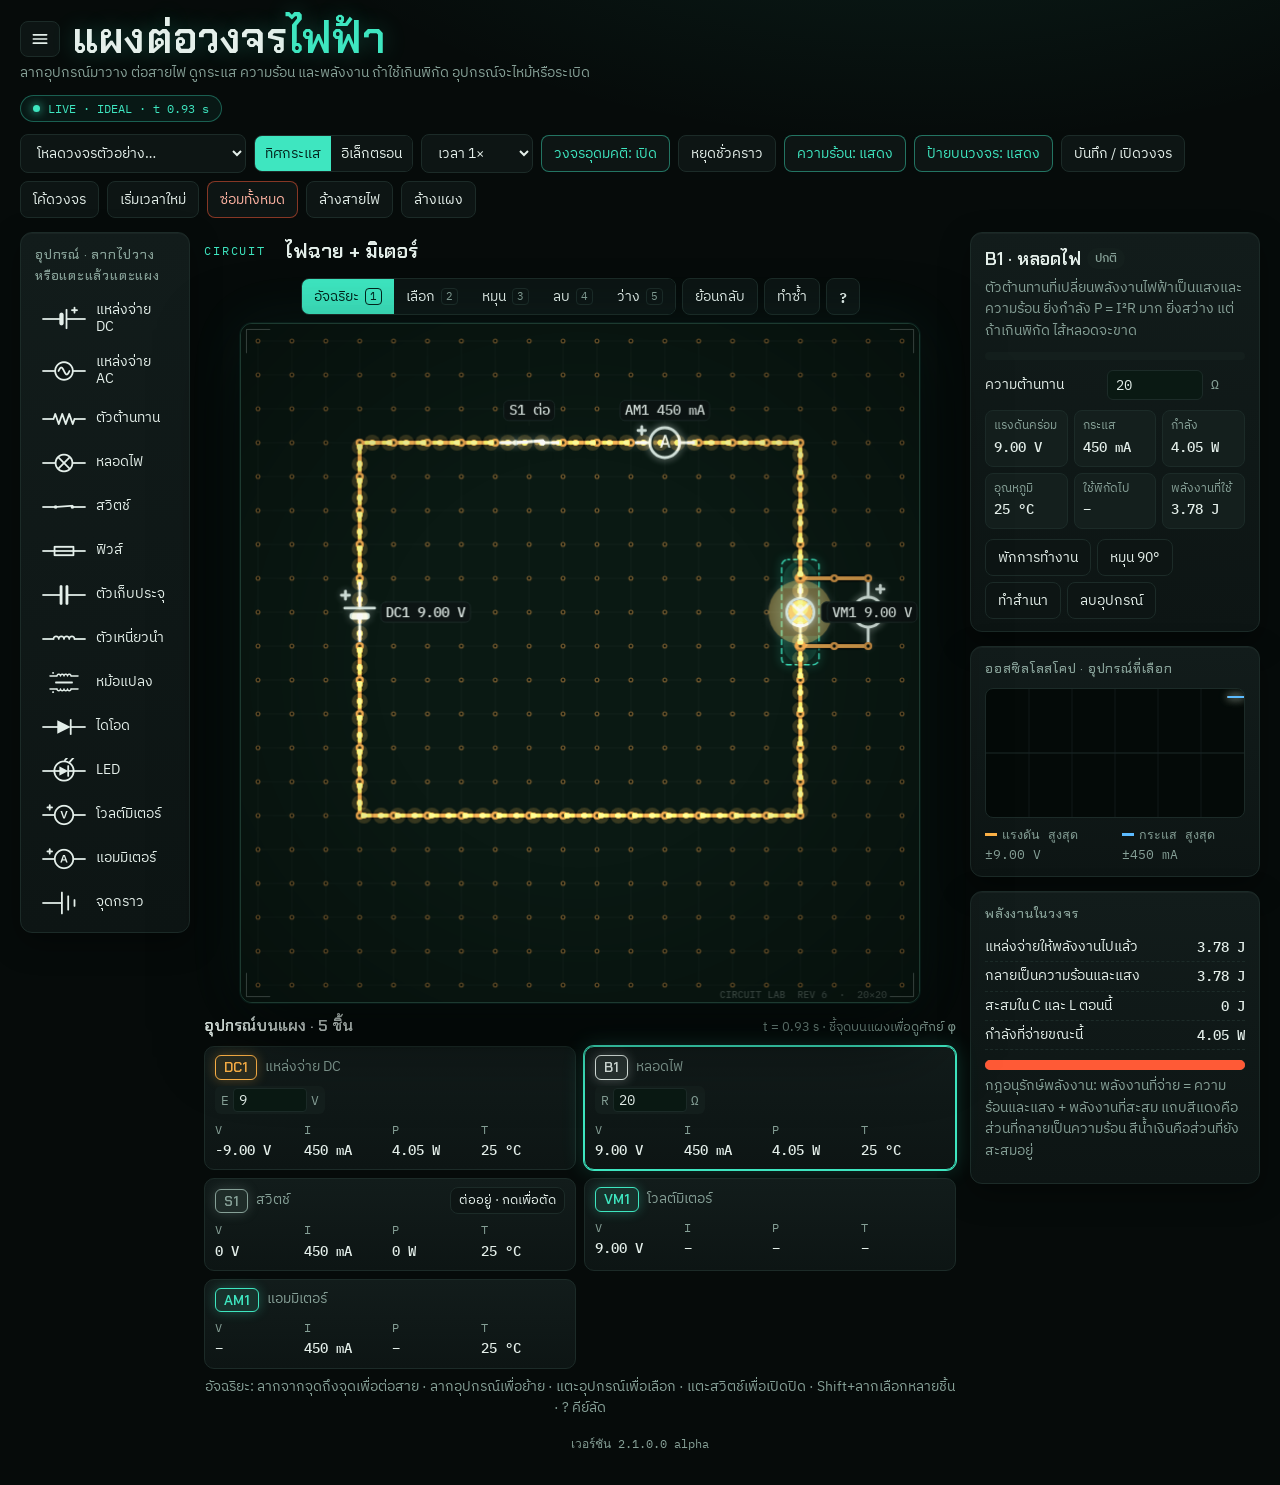
<file: index.html>
<!doctype html>
<html lang="th">
<head>
<meta charset="utf-8">
<meta name="viewport" content="width=device-width, initial-scale=1, viewport-fit=cover">
<meta name="description" content="แบบจำลองวงจรไฟฟ้าบนแผงโนด 20×20 จุด ลากวางอุปกรณ์ ต่อสายไฟ จำลองกระแส แรงดัน ความร้อน และพลังงานแบบเรียลไทม์">
<title>แผงต่อวงจรไฟฟ้า</title>
<link rel="preconnect" href="https://fonts.googleapis.com">
<link rel="stylesheet" href="https://fonts.googleapis.com/css2?family=Chakra+Petch:wght@500;600&family=IBM+Plex+Sans+Thai:wght@400;500&family=IBM+Plex+Mono:wght@400;500&display=swap">
<link rel="stylesheet" href="style.css">
</head>
<body>
<div class="app">
  <header>
    <div class="brand">
      <div class="brandtop"><button id="menuBtn" class="menubtn" aria-controls="menuPanel" aria-expanded="false" aria-label="เมนู" title="เมนู" data-en-aria-label="Menu" data-en-title="Menu"><svg viewBox="0 0 24 24" width="20" height="20" aria-hidden="true"><path d="M4 7h16M4 12h16M4 17h16" fill="none" stroke="currentColor" stroke-width="2" stroke-linecap="round"/></svg></button>
      <h1 data-en="Circuit &lt;em&gt;Simulation&lt;/em&gt;">แผงต่อวงจร<em>ไฟฟ้า</em></h1></div>
      <p class="sub" data-en="Drag parts onto the board, wire them up, and watch current, heat and energy. Push a part past its rating and it burns out or explodes.">ลากอุปกรณ์มาวาง ต่อสายไฟ ดูกระแส ความร้อน และพลังงาน ถ้าใช้เกินพิกัด อุปกรณ์จะไหม้หรือระเบิด</p>
      <div class="live" id="live">LIVE · t 0.00 s</div>
    </div>
    <div class="bar">
      <select id="preset" aria-label="วงจรตัวอย่าง" data-en-aria-label="Example circuits">
        <option value="" data-en="Load an example circuit…">โหลดวงจรตัวอย่าง…</option>
        <option value="flash" data-en="Flashlight + meters">ไฟฉาย + มิเตอร์</option>
        <option value="rc" data-en="Charging a capacitor (RC)">ชาร์จตัวเก็บประจุ (RC)</option>
        <option value="rect" data-en="Half-wave diode rectifier (AC)">ไดโอดเรียงกระแสครึ่งคลื่น (AC)</option>
        <option value="par" data-en="Bulbs in parallel">หลอดไฟต่อขนาน</option>
        <option value="led" data-en="LED with a resistor">LED กับตัวต้านทาน</option>
        <option value="trans" data-en="1:2 transformer with a load (AC)">หม้อแปลง 1:2 พร้อมโหลด (AC)</option>
        <option value="boom" data-en="Overloaded resistor (explodes)">ตัวต้านทานเกินพิกัด (ระเบิด)</option>
        <option value="fuse" data-en="A fuse against a short circuit">ฟิวส์ป้องกันลัดวงจร</option>
        <option value="short" data-en="Shorted battery (no fuse)">ลัดวงจรถ่าน (ไม่มีฟิวส์)</option>
      </select>
      <div class="seg" role="group" aria-label="แสดงการไหล" data-en-aria-label="Flow display">
        <button id="mCur" aria-pressed="true" data-en="Current">ทิศกระแส</button>
        <button id="mEl" aria-pressed="false" data-en="Electrons">อิเล็กตรอน</button>
      </div>
      <select id="speed" aria-label="ความเร็วเวลา" data-en-aria-label="Time speed">
        <option value="0.1" data-en="Speed 0.1×">เวลา 0.1×</option>
        <option value="0.25" data-en="Speed 0.25×">เวลา 0.25×</option>
        <option value="0.5" data-en="Speed 0.5×">เวลา 0.5×</option>
        <option value="1" selected data-en="Speed 1×">เวลา 1×</option>
      </select>
      <button id="ideal" aria-pressed="true" title="อุดมคติ: แหล่งจ่ายไม่มีความต้านทานภายใน แอมมิเตอร์ สวิตช์ และฟิวส์ไม่มีความต้านทาน โวลต์มิเตอร์ไม่ดึงกระแส ไดโอดไม่มีแรงดันตก อุปกรณ์ไม่ร้อนและไม่ไหม้" data-en-title="Ideal: sources have no internal resistance; ammeters, switches and fuses have no resistance; voltmeters draw no current; diodes have no voltage drop; nothing heats up or burns">วงจรอุดมคติ: เปิด</button>
      <button id="play">หยุดชั่วคราว</button>
      <button id="heat" aria-pressed="true">ความร้อน: แสดง</button>
      <button id="lbl" aria-pressed="true">ป้ายบนวงจร: แสดง</button>
      <button id="saveBtn" aria-expanded="false" data-en="Save / open">บันทึก / เปิดวงจร</button>
      <button id="codeBtn" aria-expanded="false" data-en="Circuit code">โค้ดวงจร</button>
      <button id="reset" data-en="Restart time">เริ่มเวลาใหม่</button>
      <button id="fixall" class="danger" data-en="Repair all">ซ่อมทั้งหมด</button>
      <button id="clearW" data-en="Clear wires">ล้างสายไฟ</button>
      <button id="clear" data-en="Clear board">ล้างแผง</button>
    </div>
  </header>

  <div id="menuPanel" class="menuw" hidden>
  <nav class="menubox" role="dialog" aria-label="เมนู" data-en-aria-label="Menu">
    <div class="mhd"><div><p class="mkick" data-en="Circuit Simulation">แผงต่อวงจรไฟฟ้า</p><h2 data-en="Menu">เมนู</h2></div><button id="menuClose" class="xbtn" aria-label="ปิด" title="ปิด" data-en-aria-label="Close" data-en-title="Close"><svg viewBox="0 0 24 24" width="18" height="18" aria-hidden="true"><path d="M6 6l12 12M18 6 6 18" fill="none" stroke="currentColor" stroke-width="2" stroke-linecap="round"/></svg></button></div>
    <div class="menubody">
      <p class="msec" data-en="Learn">เรียนรู้</p>
      <button class="mitem" data-go="devs"><span class="mico"><canvas aria-hidden="true"></canvas></span><span class="mtxt"><i>01</i><b data-en="Components">อุปกรณ์</b><small data-en="Every part on the board: what it does, how it behaves, a basic circuit">อุปกรณ์ทุกชิ้นบนแผง ทำอะไร พฤติกรรม และวงจรพื้นฐาน</small></span><svg class="mgo" viewBox="0 0 24 24" width="18" height="18" aria-hidden="true"><path d="M9 5l7 7-7 7" fill="none" stroke="currentColor" stroke-width="2" stroke-linecap="round" stroke-linejoin="round"/></svg></button>
      <button class="mitem" data-go="circs"><span class="mico"><canvas aria-hidden="true"></canvas></span><span class="mtxt"><i>02</i><b data-en="Circuits">วงจร</b><small data-en="Step-by-step lessons on kinds of circuits and ideas like nodes and short circuits">บทเรียนทีละขั้น วงจรแบบต่างๆ และแนวคิดอย่างโหนดกับวงจรลัด</small></span><svg class="mgo" viewBox="0 0 24 24" width="18" height="18" aria-hidden="true"><path d="M9 5l7 7-7 7" fill="none" stroke="currentColor" stroke-width="2" stroke-linecap="round" stroke-linejoin="round"/></svg></button>
      <button class="mitem" data-go="plans"><span class="mico"><canvas aria-hidden="true"></canvas></span><span class="mtxt"><i>03</i><b data-en="Circuit plans">แปลนวงจร</b><small data-en="Ready-made circuits with step-by-step lessons, and the circuits you saved">วงจรสำเร็จรูปพร้อมบทเรียนทีละขั้น และวงจรที่คุณบันทึกไว้</small></span><svg class="mgo" viewBox="0 0 24 24" width="18" height="18" aria-hidden="true"><path d="M9 5l7 7-7 7" fill="none" stroke="currentColor" stroke-width="2" stroke-linecap="round" stroke-linejoin="round"/></svg></button>
      <p class="msec" data-en="Play">เล่น</p>
      <button class="mitem" data-go="game"><span class="mico"><canvas aria-hidden="true"></canvas></span><span class="mtxt"><i>04</i><b data-en="Game modes">โหมดเกม</b><small data-en="Solve it!, King of hill, Rush and their harder tier-two modes">Solve it!, King of hill, Rush และโหมดขั้นสองที่ยากกว่า</small></span><svg class="mgo" viewBox="0 0 24 24" width="18" height="18" aria-hidden="true"><path d="M9 5l7 7-7 7" fill="none" stroke="currentColor" stroke-width="2" stroke-linecap="round" stroke-linejoin="round"/></svg></button>
      <p class="msec" data-en="Settings">ตั้งค่า</p>
      <div class="mrow"><span class="mtxt"><b data-en="Language">ภาษา</b><small data-en="Every text on the page">ทุกข้อความบนหน้าเว็บ</small></span><div class="seg" role="group" aria-label="ภาษา" data-en-aria-label="Language"><button data-lang="th" aria-pressed="true">ไทย</button><button data-lang="en" aria-pressed="false">English</button></div></div>
      <div class="mrow"><span class="mtxt"><b data-en="Sound">เสียง</b><small data-en="Clicks, and a chime when current starts to flow">เสียงคลิก และเสียงแจ้งเมื่อวงจรมีไฟไหล</small></span><button id="snd" class="tgl" role="switch" aria-checked="true" aria-label="เสียง" data-en-aria-label="Sound"><span class="knob" aria-hidden="true"></span><span class="tl">เปิด</span></button></div>
    </div>
  </nav>
</div>
  <div id="docPage" class="docw" hidden>
    <div class="docbox" role="dialog" aria-modal="true" aria-labelledby="docTitle">
      <div class="dochd"><button id="docBack" class="xbtn" aria-label="ย้อนกลับ" title="ย้อนกลับ" data-en-aria-label="Back" data-en-title="Back"><svg viewBox="0 0 24 24" width="18" height="18" aria-hidden="true"><path d="M15 5l-7 7 7 7" fill="none" stroke="currentColor" stroke-width="2" stroke-linecap="round" stroke-linejoin="round"/></svg></button><div class="dtit"><p id="docKick" class="dkick2"></p><h2 id="docTitle"></h2></div><button id="docClose" class="xbtn" aria-label="ปิด" title="ปิด" data-en-aria-label="Close" data-en-title="Close"><svg viewBox="0 0 24 24" width="18" height="18" aria-hidden="true"><path d="M6 6l12 12M18 6 6 18" fill="none" stroke="currentColor" stroke-width="2" stroke-linecap="round"/></svg></button></div>
      <div id="docBody" class="docbody"></div>
    </div>
  </div>
  <div id="gamePage" class="docw gamew" hidden>
    <div class="docbox gamebox" role="dialog" aria-modal="true" aria-labelledby="gTitle">
      <div class="dochd"><button id="gBack" class="xbtn" aria-label="ย้อนกลับ" title="ย้อนกลับ" data-en-aria-label="Back" data-en-title="Back"><svg viewBox="0 0 24 24" width="18" height="18" aria-hidden="true"><path d="M15 5l-7 7 7 7" fill="none" stroke="currentColor" stroke-width="2" stroke-linecap="round" stroke-linejoin="round"/></svg></button><div class="dtit"><p id="gKick" class="dkick2"></p><h2 id="gTitle"></h2></div><button id="gClose" class="xbtn" aria-label="ปิด" title="ปิด" data-en-aria-label="Close" data-en-title="Close"><svg viewBox="0 0 24 24" width="18" height="18" aria-hidden="true"><path d="M6 6l12 12M18 6 6 18" fill="none" stroke="currentColor" stroke-width="2" stroke-linecap="round"/></svg></button></div>
      <div id="gameBody" class="docbody"></div>
    </div>
  </div>
  <div id="confirm" class="modal" hidden>
    <div class="mbox" role="alertdialog" aria-modal="true" aria-labelledby="qTitle" aria-describedby="qMsg">
      <p class="kicker" data-en="Please confirm">ยืนยันก่อนดำเนินการ</p>
      <h2 id="qTitle"></h2>
      <p id="qMsg"></p>
      <div class="bar"><button id="cNo" data-en="Cancel">ยกเลิก</button><button id="cOk">ยืนยัน</button></div>
    </div>
  </div>
  <div id="keysPanel" class="modal codem" hidden>
    <div class="mbox keysbox" role="dialog" aria-modal="true" aria-labelledby="kHead">
      <div class="chd"><h2 id="kHead" data-en="Keyboard shortcuts">คีย์ลัด</h2><button id="kClose" class="xbtn" aria-label="ปิด" title="ปิด" data-en-aria-label="Close" data-en-title="Close"><svg viewBox="0 0 24 24" width="18" height="18" aria-hidden="true"><path d="M6 6l12 12M18 6 6 18" fill="none" stroke="currentColor" stroke-width="2" stroke-linecap="round"/></svg></button></div>
      <div id="kBody"></div>
    </div>
  </div>
  <div id="toastf" class="toastf" role="status" aria-live="polite" hidden><span id="tKick"></span><b id="tText"></b></div>

  <div id="savePanel" class="card savep" hidden>
    <h2 style="margin:0 0 8px;font-family:var(--f-display);font-weight:500;font-size:13px;letter-spacing:.06em;color:var(--muted)" data-en="Circuits saved in this browser">วงจรที่บันทึกไว้ในเบราว์เซอร์นี้</h2>
    <div class="saverow"><input id="sName" maxlength="40" placeholder="วงจรไฟฉายของฉัน" aria-label="ชื่อวงจร" data-en-placeholder="My flashlight circuit" data-en-aria-label="Circuit name"><button id="sSave" data-en="Save this circuit">บันทึกวงจรนี้</button><button id="sClose" data-en="Close">ปิด</button></div>
    <p id="sMsg" class="desc" style="margin:6px 0 0"></p>
    <ul id="sList" class="slist"></ul>
  </div>

  <div id="codePanel" class="modal codem" hidden>
    <div class="mbox cbox savep" role="dialog" aria-modal="true" aria-labelledby="cHead">
      <div class="chd"><h2 id="cHead" data-en="Import circuit code">นำเข้าโค้ดวงจร</h2><button id="cClose" class="xbtn" aria-label="ปิด" title="ปิด" data-en-aria-label="Close" data-en-title="Close"><svg viewBox="0 0 24 24" width="18" height="18" aria-hidden="true"><path d="M6 6l12 12M18 6 6 18" fill="none" stroke="currentColor" stroke-width="2" stroke-linecap="round"/></svg></button></div>
      <div class="clab"><label for="cPrompt" data-en="Prompt that lets an AI write the code from a circuit picture">พร็อมต์ให้ AI เขียนโค้ดจากรูปวงจร (ภาษาอังกฤษ)</label><button id="cPromptCopy" class="cpy" title="คัดลอกพร็อมต์" data-en-title="Copy the prompt"><svg viewBox="0 0 24 24" width="16" height="16" aria-hidden="true"><rect x="9" y="9" width="11" height="11" rx="2" fill="none" stroke="currentColor" stroke-width="2"/><path d="M5 15V5a1 1 0 0 1 1-1h10" fill="none" stroke="currentColor" stroke-width="2" stroke-linecap="round"/></svg><span data-en="Copy">คัดลอก</span></button></div>
      <textarea id="cPrompt" readonly spellcheck="false"></textarea>
      <p class="desc chint" data-en="Paste the prompt into an AI chat together with a picture of the circuit, then paste the code it gives you below.">คัดลอกพร็อมต์ไปวางในแชต AI พร้อมแนบรูปวงจร แล้วนำโค้ดที่ได้มาวางในช่องด้านล่าง</p>
      <label for="cCode" class="clab" data-en="Circuit code">โค้ดวงจร</label>
      <textarea id="cCode" spellcheck="false" placeholder="วางโค้ดที่ได้จาก AI ที่นี่ ขึ้นต้นด้วย CIRCUIT v1 …" data-en-placeholder="Paste the code from the AI here, starting with CIRCUIT v1 …"></textarea>
      <p id="cMsg" class="desc" style="margin:0"></p>
      <ul id="cErr" class="errs"></ul>
      <div class="csub"><button id="cImport" class="primary" data-en="Import circuit">นำเข้าวงจร</button></div>
      <div class="cmore"><button id="cExport" data-en="Take code from the board">ดึงโค้ดจากวงจรบนแผง</button><button id="cCopy" data-en="Copy code">คัดลอกโค้ด</button><button id="cSample" data-en="Insert example">ใส่ตัวอย่าง</button></div>
      <details class="cheatd"><summary data-en="Code format summary">สรุปรูปแบบโค้ด</summary>
      <div class="cheat">
        <span><b>DC</b> a b E= Pmax=</span><span><b>AC</b> a b E= f= Pmax=</span><span><b>R</b> a b R= Pmax=</span><span data-en="&lt;b&gt;B&lt;/b&gt; a b R= Pmax=  (bulb)"><b>B</b> a b R= Pmax=  (หลอดไฟ)</span>
        <span><b>S</b> a b on=1|0 Pmax=</span><span data-en="&lt;b&gt;F&lt;/b&gt; a b Imax=  (fuse)"><b>F</b> a b Imax=  (ฟิวส์)</span><span><b>C</b> a b C=(µF) Vmax=</span><span><b>L</b> a b L=(H) Imax=</span>
        <span data-en="&lt;b&gt;D&lt;/b&gt; a b Pmax=  (diode a→b)"><b>D</b> a b Pmax=  (ไดโอด a→b)</span><span><b>LED</b> a b color= Pmax=</span><span data-en="&lt;b&gt;VM&lt;/b&gt; a b  (reads Va−Vb)"><b>VM</b> a b  (อ่าน Va−Vb)</span><span data-en="&lt;b&gt;AM&lt;/b&gt; a b  (reads current a→b)"><b>AM</b> a b  (อ่านกระแส a→b)</span>
        <span data-en="&lt;b&gt;TP&lt;/b&gt; a b grp= L= n= k= Imax=  (primary coil)"><b>TP</b> a b grp= L= n= k= Imax=  (ขดปฐมภูมิ)</span><span data-en="&lt;b&gt;TS&lt;/b&gt; a b grp= Imax=  (secondary coil)"><b>TS</b> a b grp= Imax=  (ขดทุติยภูมิ)</span><span data-en="&lt;b&gt;GND&lt;/b&gt; a b  (ground, connect leg a)"><b>GND</b> a b  (กราว ต่อที่ขา a)</span>
        <span data-en="&lt;b&gt;W&lt;/b&gt; x,y x,y …  (wire through several points)"><b>W</b> x,y x,y …  (สายไฟหลายจุด)</span><span data-en="Any part can have &lt;b&gt;name=&lt;/b&gt;">ทุกชิ้นใส่ <b>name=</b> ได้</span><span data-en="DC, AC: positive terminal is point b">DC, AC: ขั้วบวกคือจุด b</span><span data-en="Part legs are always 2 cells apart">ขาอุปกรณ์ห่างกัน 2 ช่องเสมอ</span>
      </div></details>
    </div>
  </div>

  <div class="main">
    <aside class="palette" id="palette">
      <h2 data-en="Parts · drag to place, or tap then tap the board">อุปกรณ์ · ลากไปวาง หรือแตะแล้วแตะแผง</h2>
    </aside>

    <section class="boardwrap" id="wrap">
      <div class="ctitle"><span>CIRCUIT</span><input id="cTitle" maxlength="60" aria-label="ชื่อวงจร แก้ไขได้" data-en-aria-label="Circuit name, editable" value="วงจรของฉัน"></div>
      <div class="tools" role="toolbar" aria-label="เครื่องมือบนแผง" data-en-aria-label="Board tools">
        <button id="palBtn" class="palbtn" aria-controls="palette" aria-expanded="true" aria-label="แถบอุปกรณ์" title="ย่อหรือขยายแถบอุปกรณ์" data-en-aria-label="Parts bar" data-en-title="Fold or unfold the parts bar"><svg viewBox="0 0 24 24" width="18" height="18" aria-hidden="true"><rect x="4" y="5" width="16" height="14" rx="2" fill="none" stroke="currentColor" stroke-width="2"/><path d="M10 5v14" fill="none" stroke="currentColor" stroke-width="2"/></svg></button>
        <div class="seg" id="toolSeg">
          <button data-tool="smart" aria-pressed="true" title="แบบเดิม: ลากจุดเพื่อต่อสาย ลากอุปกรณ์เพื่อย้าย แตะเพื่อเลือก แตะสวิตช์เพื่อเปิดปิด" data-en-title="Drag nodes to wire, drag parts to move, tap to select, tap a switch to flip it" data-en="Smart &lt;kbd&gt;1&lt;/kbd&gt;">อัจฉริยะ <kbd>1</kbd></button>
          <button data-tool="select" aria-pressed="false" title="คลิกที่จุดหรืออุปกรณ์เพื่อปรับค่า พัก หรือลบ" data-en-title="Click a node or part to edit, disable or delete it" data-en="Select &lt;kbd&gt;2&lt;/kbd&gt;">เลือก <kbd>2</kbd></button>
          <button data-tool="rotate" aria-pressed="false" title="คลิกอุปกรณ์เพื่อหมุนตามเข็มนาฬิกา 90°" data-en-title="Click a part to rotate it 90° clockwise" data-en="Rotate &lt;kbd&gt;3&lt;/kbd&gt;">หมุน <kbd>3</kbd></button>
          <button data-tool="delete" aria-pressed="false" title="คลิกที่จุดเพื่อลบทุกอย่างที่ต่ออยู่ตรงนั้น" data-en-title="Click a node to delete everything connected there" data-en="Delete &lt;kbd&gt;4&lt;/kbd&gt;">ลบ <kbd>4</kbd></button>
          <button data-tool="idle" aria-pressed="false" title="คลิกบนแผงแล้วไม่มีอะไรเปลี่ยน" data-en-title="Clicking the board changes nothing" data-en="Idle &lt;kbd&gt;5&lt;/kbd&gt;">ว่าง <kbd>5</kbd></button>
        </div>
        <button id="undo" title="ย้อนกลับ (Ctrl+Z)" aria-label="ย้อนกลับ" data-en-title="Undo (Ctrl+Z)" data-en-aria-label="Undo"><svg viewBox="0 0 24 24" width="18" height="18" aria-hidden="true"><path d="M9 4 4 9l5 5M4 9h10a6 6 0 0 1 0 12h-3" fill="none" stroke="currentColor" stroke-width="2" stroke-linecap="round" stroke-linejoin="round"/></svg><span data-en="Undo">ย้อนกลับ</span></button>
        <button id="redo" title="ทำซ้ำ (Ctrl+Y)" aria-label="ทำซ้ำ" data-en-title="Redo (Ctrl+Y)" data-en-aria-label="Redo"><svg viewBox="0 0 24 24" width="18" height="18" aria-hidden="true"><path d="M15 4l5 5-5 5M20 9H10a6 6 0 0 0 0 12h3" fill="none" stroke="currentColor" stroke-width="2" stroke-linecap="round" stroke-linejoin="round"/></svg><span data-en="Redo">ทำซ้ำ</span></button>
        <button id="keysBtn" class="keysbtn" title="คีย์ลัดทั้งหมด (?)" aria-label="คีย์ลัด" data-en-title="All keyboard shortcuts (?)" data-en-aria-label="Keyboard shortcuts">?</button>
      </div>
      <div class="stage" id="stage">
        <canvas id="board" aria-label="แผงโนดสำหรับต่อวงจร" data-en-aria-label="Node board for building circuits"></canvas>
        <div id="pop" class="pop" role="dialog" aria-label="จัดการสิ่งที่เลือก" data-en-aria-label="Selected items" hidden></div>
      </div>
      <div class="vhead"><b id="vTitle">อุปกรณ์บนแผง</b><span id="vSub">t = 0.00 s</span></div>
      <div id="clist" class="clist"></div>
      <div id="status"></div>
      <div id="warn" hidden data-en="Unusually large current: the circuit may be shorted. Try adding a resistor in that path.">กระแสสูงผิดปกติ วงจรอาจลัดวงจร ลองเพิ่มตัวต้านทานในเส้นทางนั้น</div>
    </section>

    <aside class="side">
      <div class="card" id="insp"></div>
      <div class="card">
        <h2 style="margin:0 0 8px" data-en="Oscilloscope · selected part">ออสซิลโลสโคป · อุปกรณ์ที่เลือก</h2>
        <canvas id="scope"></canvas>
        <div class="legend"><span><i style="background:var(--copper)"></i><span data-en="Voltage">แรงดัน</span> <span id="sV">–</span></span><span><i style="background:var(--electron)"></i><span data-en="Current">กระแส</span> <span id="sI">–</span></span></div>
      </div>
      <div class="card">
        <h2 style="margin:0 0 8px" data-en="Energy in the circuit">พลังงานในวงจร</h2>
        <div class="erow"><span data-en="Energy supplied so far">แหล่งจ่ายให้พลังงานไปแล้ว</span><b id="eSup">0 J</b></div>
        <div class="erow"><span data-en="Turned into heat and light">กลายเป็นความร้อนและแสง</span><b id="eHeat">0 J</b></div>
        <div class="erow"><span data-en="Stored in C and L now">สะสมใน C และ L ตอนนี้</span><b id="eSto">0 J</b></div>
        <div class="erow"><span data-en="Power supplied now">กำลังที่จ่ายขณะนี้</span><b id="pNow">0 W</b></div>
        <div class="ebar" aria-hidden="true"><span id="bHeat" style="background:var(--heat);width:0"></span><span id="bSto" style="background:var(--accent);width:0"></span></div>
        <p class="desc" style="margin:0" data-en="Conservation of energy: energy supplied = heat and light + energy stored. The red bar is the part that became heat, the blue bar the part still stored.">กฎอนุรักษ์พลังงาน: พลังงานที่จ่าย = ความร้อนและแสง + พลังงานที่สะสม แถบสีแดงคือส่วนที่กลายเป็นความร้อน สีน้ำเงินคือส่วนที่ยังสะสมอยู่</p>
        <ul id="log" aria-live="polite"></ul>
      </div>
    </aside>
  </div>
  <p class="ver" hidden><a id="ver" href="#" target="_blank" rel="noopener" title="ดูบันทึกการแก้ไข" data-en-title="See the change log"></a></p>
</div>

<script src="knowledge.js"></script>
<script src="app.js"></script>
</body>
</html>
</file>
<file: style.css>
/* layout: palette rail | glowing PCB board | instrument panels. One deliberate dark look: solder mask, copper traces, silkscreen. */
:root{
  --bg:#060B0A; --panel:#0D1514; --panel-hi:#121C1B; --board:#0A1913; --ink:#E4EFEA; --muted:#86A097; --line:#1C2B28;
  --node:#B9853F; --wire:#C98F45; --copper:#FFB347; --accent:#3EE6C0; --accent-ink:#03241C; --electron:#5CBBFF;
  --glow:#FFD36B; --led:#FF4D6D; --warn-bg:#2A1310; --warn-ink:#FFB4A3; --chip:#141F1D; --heat:#FF5A36; --smoke:#5A6B66;
  --silk:#D8E8E1; --hole:#04100C;
  --f-display:"Chakra Petch","IBM Plex Sans Thai",system-ui,sans-serif;
  --f-body:"IBM Plex Sans Thai",system-ui,sans-serif;
  --f-mono:"IBM Plex Mono",ui-monospace,monospace;
  color-scheme:dark;
}
*{box-sizing:border-box}
html,body{background:var(--bg);color:var(--ink)}
body{font-family:var(--f-body);font-size:15px;line-height:1.6;padding-left:max(16px,env(safe-area-inset-left,0px));padding-right:max(16px,env(safe-area-inset-right,0px));padding-block:16px 32px}
.app{max-width:1240px;margin:0 auto;display:flex;flex-direction:column;gap:14px}
header{display:flex;flex-wrap:wrap;align-items:flex-end;justify-content:space-between;gap:12px}
h1{font-family:var(--f-display);font-weight:600;font-size:26px;margin:0;letter-spacing:.01em;text-wrap:balance}
.sub{color:var(--muted);margin:0;font-size:14px}
.bar{display:flex;flex-wrap:wrap;gap:8px;align-items:center}
button,select{font-family:var(--f-body);font-size:14px;color:var(--ink);background:var(--panel);border:1px solid var(--line);border-radius:8px;padding:6px 12px;cursor:pointer}
button:hover,select:hover{border-color:var(--node)}
button:focus-visible,select:focus-visible,input:focus-visible{outline:2px solid var(--accent);outline-offset:2px}
.seg{display:inline-flex;border:1px solid var(--line);border-radius:8px;overflow:hidden}
.seg button{border:0;border-radius:0;padding:6px 10px}
.seg button[aria-pressed="true"]{background:var(--ink);color:var(--panel)}
.main{display:grid;grid-template-columns:170px minmax(0,1fr) 290px;gap:14px;align-items:start}
.palette{background:var(--panel);border:1px solid var(--line);border-radius:12px;padding:10px;display:flex;flex-direction:column;gap:6px}
.palette h2,.side h2{font-family:var(--f-display);font-weight:500;font-size:13px;letter-spacing:.06em;color:var(--muted);margin:2px 4px 4px}
.pal{display:flex;align-items:center;gap:8px;text-align:left;padding:5px 8px;touch-action:none;user-select:none;-webkit-user-select:none;background:var(--panel)}
.pal canvas{width:48px;height:26px;flex:none;pointer-events:none}
.pal span{font-size:13.5px;line-height:1.25}
.pal[aria-pressed="true"]{border-color:var(--accent);background:var(--chip)}
.boardwrap{display:flex;flex-direction:column;gap:8px;min-width:0;position:relative}
.tools{display:flex;flex-wrap:wrap;gap:6px;align-items:center;justify-content:center}
.tools .seg button{display:inline-flex;align-items:center;gap:6px;padding:6px 12px}
.tools kbd{font-family:var(--f-mono);font-size:11px;color:var(--muted);border:1px solid var(--line);border-radius:4px;padding:0 4px;line-height:1.4}
.tools .seg button[aria-pressed="true"] kbd{color:var(--accent-ink);border-color:var(--accent-ink)}
.tools .seg button[data-tool="delete"][aria-pressed="true"]{background:var(--heat);color:#1A0603;box-shadow:0 0 14px rgba(255,90,54,.45)}
.tools .seg button[data-tool="delete"][aria-pressed="true"] kbd{color:#1A0603;border-color:#1A0603}
.pop{position:absolute;z-index:6;width:min(320px,calc(100% - 8px));background:linear-gradient(var(--panel-hi),var(--panel));border:1px solid var(--accent);border-radius:12px;padding:10px 12px;box-shadow:0 18px 50px rgba(0,0,0,.6),0 0 24px rgba(62,230,192,.18);display:flex;flex-direction:column;gap:8px;max-height:360px;overflow-y:auto}
.poph{display:flex;align-items:center;gap:8px}
.poph b{font-family:var(--f-display);font-weight:600;font-size:15px}
.poph span{color:var(--muted);font-size:13px;flex:1}
.poph button,.pia button{padding:3px 10px;font-size:13px}
.pi{border-top:1px solid var(--line);padding-top:8px;display:flex;flex-direction:column;gap:6px}
.pih{display:flex;align-items:center;gap:8px;min-width:0}
.pia{display:flex;flex-wrap:wrap;gap:6px}
.pi.off .tag,.crow.off .tag{opacity:.5;border-style:dashed}
.modal{position:fixed;inset:0;z-index:50;display:grid;place-items:center;background:rgba(2,6,5,.68);padding-block:16px;padding-left:max(16px,env(safe-area-inset-left,0px));padding-right:max(16px,env(safe-area-inset-right,0px));animation:fadeIn .15s ease-out}
.mbox{width:min(440px,100%);background:linear-gradient(var(--panel-hi),var(--panel));border:1px solid var(--heat);border-radius:14px;padding:20px 22px;box-shadow:0 30px 80px rgba(0,0,0,.7),0 0 40px rgba(255,90,54,.2);animation:popIn .18s ease-out}
.mbox .kicker{color:var(--heat);margin:0 0 4px}
.mbox h2{font-family:var(--f-display);font-weight:600;font-size:22px;margin:0 0 8px;text-wrap:balance}
.mbox p#qMsg{margin:0 0 18px;color:var(--muted);font-size:15px}
.mbox .bar{justify-content:flex-end}
.mbox #cOk{background:var(--heat);color:#1A0603;border-color:var(--heat)}
.toastf{position:fixed;left:50%;top:calc(env(safe-area-inset-top,0px) + 18px);transform:translateX(-50%);z-index:60;display:flex;flex-direction:column;align-items:center;gap:2px;background:linear-gradient(var(--panel-hi),var(--panel));border:1px solid var(--accent);border-radius:12px;padding:10px 24px;box-shadow:0 18px 50px rgba(0,0,0,.6),0 0 30px rgba(62,230,192,.28);max-width:calc(100% - 32px);text-align:center;animation:toastIn .28s ease-out;transition:opacity .3s,transform .3s;pointer-events:none}
.toastf span{font-family:var(--f-mono);font-size:11.5px;letter-spacing:.16em;color:var(--accent)}
.toastf b{font-family:var(--f-display);font-weight:600;font-size:20px;overflow-wrap:anywhere}
.toastf.out{opacity:0;transform:translate(-50%,-8px)}
.ctitle{display:flex;align-items:center;gap:10px;min-width:0}
.ctitle span{font-family:var(--f-mono);font-size:11.5px;letter-spacing:.16em;color:var(--accent);flex:none}
[hidden]{display:none!important}
#cTitle{flex:1;min-width:0;height:38px;line-height:1.3;box-sizing:border-box;appearance:none;-webkit-appearance:none;font-family:var(--f-display);font-weight:600;font-size:20px;color:var(--ink);background:transparent;border:1px solid transparent;border-radius:8px;padding:2px 8px}
#cTitle:hover{border-color:var(--line)}
#cTitle:focus{border-color:var(--accent);outline:none;background:var(--chip)}
@keyframes popIn{from{transform:translateY(8px) scale(.97);opacity:0}}
@keyframes fadeIn{from{opacity:0}}
@keyframes toastIn{from{opacity:0;transform:translate(-50%,-10px)}}
#board{display:block;margin:0 auto;border-radius:12px;border:1px solid var(--line);touch-action:none;background:var(--board);max-width:100%}
#status{font-size:13.5px;color:var(--muted);text-align:center;min-height:20px}
.vhead{display:flex;justify-content:space-between;align-items:baseline;gap:8px;flex-wrap:wrap;margin-top:2px}
.vhead b{font-family:var(--f-display);font-weight:600;font-size:16px}
.vhead span{color:var(--muted);font-size:13px}
.vars{display:grid;grid-template-columns:repeat(auto-fit,minmax(118px,1fr));gap:8px}
.var{background:var(--panel);border:1px solid var(--line);border-radius:10px;padding:8px 12px;display:flex;flex-direction:column;gap:2px;min-width:0}
.var .lab{display:flex;align-items:baseline;gap:6px;font-size:13px;color:var(--muted)}
.var .sym{font-family:var(--f-display);font-weight:600;font-size:18px;color:var(--c);line-height:1}
.var .val{display:flex;align-items:baseline;gap:4px}
.var .num{font-family:var(--f-mono);font-weight:500;font-size:24px;font-variant-numeric:tabular-nums;line-height:1.2;white-space:nowrap}
.var .u{font-family:var(--f-mono);font-size:14px;color:var(--muted)}
.var.off .num{color:var(--node)}
.clist{display:grid;grid-template-columns:repeat(auto-fill,minmax(250px,1fr));gap:8px}
.crow{background:var(--panel);border:1px solid var(--line);border-radius:10px;padding:8px 10px;display:flex;flex-direction:column;gap:6px;cursor:pointer;min-width:0}
.crow.on{border-color:var(--accent);box-shadow:0 0 0 1px var(--accent)}
.chead{display:flex;align-items:center;gap:8px;flex-wrap:wrap}
.tag{font-family:var(--f-display);font-weight:600;font-size:14px;padding:0 8px;border-radius:6px;background:var(--chip);color:var(--c);border:1px solid var(--c);line-height:1.6}
.cname{font-size:13.5px;color:var(--muted);flex:1;min-width:0}
.chead button{padding:2px 8px;font-size:12.5px}
.cparams{display:flex;flex-wrap:wrap;gap:6px}
.pf{display:flex;align-items:center;gap:4px;font-family:var(--f-mono);font-size:12.5px;background:var(--chip);border-radius:6px;padding:2px 6px;color:var(--muted)}
.pf input{width:74px;font-family:var(--f-mono);font-size:13.5px;padding:2px 5px;border:1px solid var(--line);border-radius:4px;background:var(--board);color:var(--ink)}
input[aria-invalid="true"]{border-color:var(--heat)!important}
.clive{display:grid;grid-template-columns:repeat(4,minmax(0,1fr));gap:4px}
.lv{font-family:var(--f-mono);font-size:12px;color:var(--muted);min-width:0}
.lv b{display:block;color:var(--ink);font-weight:500;font-size:14px;font-variant-numeric:tabular-nums;white-space:nowrap;overflow:hidden;text-overflow:ellipsis}
.empty{color:var(--muted);font-size:14px;padding:12px;border:1px dashed var(--line);border-radius:10px}
.confirm{display:flex;flex-wrap:wrap;align-items:center;justify-content:space-between;gap:10px;background:var(--warn-bg);color:var(--warn-ink);border:1px solid var(--heat);border-radius:10px;padding:10px 14px;font-size:15px}
.savep .saverow{display:flex;gap:8px;flex-wrap:wrap;align-items:center}
.savep input,.savep textarea{flex:1 1 220px;font-family:var(--f-body);font-size:14px;padding:6px 10px;border:1px solid var(--line);border-radius:8px;background:var(--board);color:var(--ink);min-width:0}
.savep textarea{width:100%;font-family:var(--f-mono);font-size:12px;margin:8px 0;resize:vertical}
.slist{list-style:none;padding:0;margin:10px 0;display:flex;flex-direction:column;gap:6px}
.slist li{display:flex;align-items:center;gap:8px;flex-wrap:wrap;border:1px solid var(--line);border-radius:8px;padding:6px 10px}
.slist li span{flex:1;min-width:0}
.slist small{color:var(--muted);display:block}
summary{cursor:pointer;color:var(--muted);font-size:14px}
#cCode{min-height:150px;font-size:13px;line-height:1.55;tab-size:2;white-space:pre;overflow:auto}
/* import-code popup: prompt to copy for an AI, paste box, submit */
.codem{z-index:45;align-items:start;overflow-y:auto}
.cbox{width:min(620px,100%);border-color:var(--accent);box-shadow:0 30px 80px rgba(0,0,0,.7),0 0 40px rgba(62,230,192,.18);display:flex;flex-direction:column;gap:6px;margin-block:auto}
.chd{display:flex;align-items:center;justify-content:space-between;gap:10px;margin-bottom:4px}
.chd h2{margin:0}
.xbtn{display:inline-grid;place-items:center;padding:6px;border-radius:8px}
.clab{display:flex;align-items:center;justify-content:space-between;gap:8px;font-size:13.5px;color:var(--muted);margin-top:6px}
.cpy{display:inline-flex;align-items:center;gap:6px;padding:4px 10px;font-size:13px;white-space:nowrap;flex:none}
@media (max-width:600px){ .cbox{padding:16px 14px} .savep #cCode{font-size:16px;height:140px} .savep #cPrompt{height:110px} }
.cpy.done{color:var(--accent);border-color:var(--accent)}
.savep #cPrompt{flex:none;height:118px;margin:0;font-size:11.5px;line-height:1.5;color:var(--muted);white-space:pre-wrap;resize:vertical}
.chint{margin:0;font-size:12.5px}
.savep #cCode{flex:none;height:170px;margin:0}
.csub{display:flex;justify-content:center;margin-top:6px}
button.primary{background:var(--accent);color:var(--accent-ink);border-color:var(--accent);font-weight:500;padding:8px 28px;font-size:15px}
.cmore{display:flex;flex-wrap:wrap;gap:6px;justify-content:center}
.cmore button{font-size:12.5px;padding:3px 10px;color:var(--muted)}
.cheatd{margin-top:4px}
.cheatd .cheat{margin-top:6px}
.errs{list-style:none;margin:6px 0 0;padding:0;display:flex;flex-direction:column;gap:4px;font-size:13.5px}
.errs li{background:var(--warn-bg);color:var(--warn-ink);border-radius:6px;padding:4px 10px}
.cheat{display:grid;grid-template-columns:repeat(auto-fit,minmax(190px,1fr));gap:4px 16px;font-family:var(--f-mono);font-size:12.5px;color:var(--muted);margin:10px 0 0}
.cheat b{color:var(--accent);font-weight:500}
#warn{background:var(--warn-bg);color:var(--warn-ink);border-radius:8px;padding:8px 12px;font-size:14px}
.side{display:flex;flex-direction:column;gap:14px}
.card{background:var(--panel);border:1px solid var(--line);border-radius:12px;padding:12px 14px;min-width:0}
.card h3{font-family:var(--f-display);font-weight:600;font-size:18px;margin:0 0 4px}
.desc{color:var(--muted);font-size:13.5px;margin:0 0 10px}
.field{display:grid;grid-template-columns:1fr 96px 34px;gap:8px;align-items:center;margin-bottom:8px;font-size:14px}
.field input{width:100%;font-family:var(--f-mono);font-size:14px;padding:5px 8px;border:1px solid var(--line);border-radius:6px;background:var(--board);color:var(--ink)}
.unit{color:var(--muted);font-family:var(--f-mono);font-size:13px}
.reads{display:grid;grid-template-columns:repeat(3,minmax(0,1fr));gap:6px;margin:10px 0}
.read{background:var(--chip);border-radius:8px;padding:6px 8px}
.read small{display:block;color:var(--muted);font-size:11.5px}
.read b{font-family:var(--f-mono);font-weight:500;font-size:14px;font-variant-numeric:tabular-nums;white-space:nowrap}
.acts{display:flex;gap:6px;flex-wrap:wrap}
.howto{margin:0;padding-left:18px;color:var(--muted);font-size:13.5px}
.howto li{margin-bottom:4px}
.howto b{color:var(--ink);font-weight:500}
#scope{width:100%;height:130px;display:block;border-radius:8px;background:var(--board)}
.legend{display:flex;gap:14px;font-size:12.5px;color:var(--muted);margin-top:6px;font-family:var(--f-mono)}
.legend i{display:inline-block;width:12px;height:3px;vertical-align:3px;margin-right:5px}
.mono{font-family:var(--f-mono)}
.erow{display:flex;justify-content:space-between;gap:10px;font-size:14px;padding:3px 0;border-bottom:1px dashed var(--line)}
.erow b{font-family:var(--f-mono);font-weight:500;font-variant-numeric:tabular-nums;white-space:nowrap}
.ebar{display:flex;height:10px;border-radius:5px;overflow:hidden;background:var(--chip);margin:10px 0 6px}
.ebar span{display:block;height:100%}
#log{list-style:none;margin:8px 0 0;padding:0;font-size:13px;max-height:150px;overflow-y:auto}
#log li{padding:5px 8px;border-radius:6px;background:var(--warn-bg);color:var(--warn-ink);margin-bottom:4px}
.state{display:inline-block;font-size:12px;padding:1px 8px;border-radius:999px;margin-left:6px;vertical-align:3px;font-family:var(--f-body);font-weight:500}
.st-ok{background:var(--chip);color:var(--muted)}
.st-hot{background:var(--warn-bg);color:var(--warn-ink)}
.st-dead{background:var(--ink);color:var(--panel)}
.therm{height:8px;border-radius:4px;background:var(--chip);overflow:hidden;margin:2px 0 10px}
.therm span{display:block;height:100%;background:var(--heat)}
button.danger{border-color:var(--copper);color:var(--copper)}
body{background:var(--bg) radial-gradient(1100px 520px at 72% -12%, rgba(62,230,192,.10), transparent 62%) no-repeat;min-height:100%}
h1{font-size:clamp(28px,4.2vw,42px);line-height:1.1;letter-spacing:.005em;text-shadow:0 0 22px rgba(62,230,192,.28)}
h1 em{font-style:normal;color:var(--accent)}
.kicker{font-family:var(--f-mono);font-size:11.5px;letter-spacing:.18em;color:var(--accent);margin:0 0 6px;opacity:.9}
.live{display:inline-flex;align-items:center;gap:8px;font-family:var(--f-mono);font-size:12px;color:var(--accent);border:1px solid rgba(62,230,192,.35);border-radius:999px;padding:3px 12px;margin-top:10px;background:rgba(62,230,192,.06);font-variant-numeric:tabular-nums}
.live::before{content:"";width:7px;height:7px;border-radius:50%;background:var(--accent);box-shadow:0 0 10px var(--accent);animation:pulse 1.4s ease-in-out infinite}
.live.paused{color:var(--copper);border-color:rgba(255,179,71,.4);background:rgba(255,179,71,.06)}
.live.paused::before{background:var(--copper);box-shadow:0 0 10px var(--copper);animation:none}
@keyframes pulse{50%{opacity:.25}}
button,select{background:var(--panel);transition:border-color .15s,box-shadow .15s,color .15s,transform .1s}
button:hover,select:hover{border-color:var(--accent);box-shadow:0 0 0 1px rgba(62,230,192,.25),0 0 16px rgba(62,230,192,.16)}
button:active{transform:translateY(1px)}
.seg button[aria-pressed="true"]{background:var(--accent);color:var(--accent-ink);box-shadow:0 0 14px rgba(62,230,192,.4)}
#heat[aria-pressed="true"],#lbl[aria-pressed="true"],#ideal[aria-pressed="true"]{color:var(--accent);border-color:rgba(62,230,192,.45)}
.palette,.card{background:linear-gradient(var(--panel-hi),var(--panel));box-shadow:inset 0 1px 0 rgba(255,255,255,.035),0 10px 30px rgba(0,0,0,.35)}
.pal{background:transparent;border-color:transparent}
.pal:hover{border-color:rgba(62,230,192,.4);background:rgba(62,230,192,.05);transform:translateX(2px)}
.pal[aria-pressed="true"]{border-color:var(--accent);background:rgba(62,230,192,.1);box-shadow:0 0 14px rgba(62,230,192,.25)}
#board{border:1px solid #1D3A30;box-shadow:0 0 0 1px rgba(62,230,192,.06),0 30px 80px rgba(0,0,0,.6),0 0 60px rgba(62,230,192,.07)}
.crow{background:linear-gradient(var(--panel-hi),var(--panel))}
.crow:hover{border-color:rgba(62,230,192,.35)}
.crow.on{box-shadow:0 0 0 1px var(--accent),0 0 22px rgba(62,230,192,.2)}
.tag{box-shadow:0 0 12px color-mix(in srgb,var(--c) 30%,transparent);background:color-mix(in srgb,var(--c) 10%,var(--chip))}
#scope{background:#040A08;border:1px solid var(--line)}
.ebar span{box-shadow:0 0 10px currentColor}
.read{background:var(--chip);border:1px solid var(--line)}
.therm span{box-shadow:0 0 10px var(--heat)}
@media (prefers-reduced-motion: reduce){ .live::before{animation:none} *{transition:none!important} }
.stage{position:relative;min-width:0}
.ver{margin:0;text-align:center;font-family:var(--f-mono);font-size:12px}
.ver a{color:var(--muted);text-decoration:none}
.ver a:hover{color:var(--accent)}
.palbtn,#undo svg,#redo svg{display:none}
.keysbtn{font-family:var(--f-mono);font-weight:600;min-width:34px;padding:6px 10px}
/* keyboard shortcut list (?) */
.keysbox{width:min(600px,100%);border-color:var(--accent);box-shadow:0 30px 80px rgba(0,0,0,.7),0 0 40px rgba(62,230,192,.18);margin-block:auto}
.krows{display:flex;flex-direction:column;gap:2px;margin-top:6px}
.krow{display:grid;grid-template-columns:minmax(120px,38%) 1fr;gap:4px 14px;align-items:baseline;padding:8px 2px;border-bottom:1px dashed rgba(42,64,58,.9)}
.krow:last-child{border-bottom:0}
.krow kbd{justify-self:start;font-family:var(--f-mono);font-size:12.5px;color:var(--accent);border:1px solid rgba(62,230,192,.4);border-radius:6px;padding:1px 8px;background:rgba(62,230,192,.07);white-space:normal}
.krow span{color:#C9D9D3;font-size:14px;line-height:1.55}
.brandtop{display:flex;align-items:center;gap:12px}
.menubtn{display:inline-grid;place-items:center;flex:none;padding:7px 9px}
.menubtn[aria-expanded="true"]{color:var(--accent);border-color:rgba(62,230,192,.45)}
@keyframes riseIn{from{opacity:0;transform:translateY(10px)}}
/* menu drawer: a strip of circuit board sliding in from the left */
.menuw{position:fixed;inset:0;z-index:44;background:rgba(2,6,5,.62);backdrop-filter:blur(3px);-webkit-backdrop-filter:blur(3px);animation:fadeIn .18s ease-out}
.menubox{position:absolute;left:0;top:0;bottom:0;width:min(350px,88vw);display:flex;flex-direction:column;gap:14px;overflow-y:auto;overscroll-behavior:contain;
  padding:calc(env(safe-area-inset-top,0px) + 18px) 16px 22px calc(env(safe-area-inset-left,0px) + 16px);
  background:radial-gradient(circle at 1px 1px, rgba(185,133,63,.17) 1px, transparent 1.6px) 0 0/18px 18px, radial-gradient(420px 280px at 0% 0%, rgba(62,230,192,.13), transparent 70%), linear-gradient(180deg,#0C1A15,#070F0C);
  border-right:1px solid rgba(62,230,192,.55);box-shadow:24px 0 70px rgba(0,0,0,.65),0 0 46px rgba(62,230,192,.1);animation:menuIn .26s cubic-bezier(.2,.8,.2,1)}
.mhd{display:flex;align-items:flex-start;justify-content:space-between;gap:10px;padding-bottom:14px;border-bottom:1px solid rgba(62,230,192,.2);position:relative}
.mhd::after{content:"";position:absolute;left:0;bottom:-1px;width:42%;height:1px;background:linear-gradient(90deg,var(--accent),transparent);box-shadow:0 0 8px var(--accent)}
.mhd h2{margin:0;font-family:var(--f-display);font-weight:600;font-size:30px;line-height:1.1;text-shadow:0 0 24px rgba(62,230,192,.32)}
.mkick{margin:0 0 4px;font-family:var(--f-mono);font-size:11px;letter-spacing:.14em;color:var(--accent)}
.menubody{display:flex;flex-direction:column;gap:10px}
.msec{display:flex;align-items:center;gap:9px;margin:8px 2px 0;font-family:var(--f-mono);font-size:11px;letter-spacing:.14em;color:var(--copper)}
.msec::before{content:"";width:8px;height:8px;border-radius:50%;border:2px solid var(--copper);box-shadow:0 0 8px rgba(255,179,71,.5);flex:none}
.msec::after{content:"";flex:1;height:2px;border-radius:2px;background:linear-gradient(90deg,rgba(201,143,69,.65),rgba(201,143,69,0))}
.mitem{position:relative;display:flex;align-items:center;gap:12px;text-align:left;padding:12px;border-radius:14px;border:1px solid var(--line);background:linear-gradient(180deg,rgba(18,28,27,.96),rgba(10,18,16,.96));overflow:hidden;animation:riseIn .38s cubic-bezier(.2,.8,.2,1) backwards}
.mitem[data-go="circs"]{animation-delay:.06s}
.mitem[data-go="plans"]{animation-delay:.12s}
.mitem[data-go="game"]{animation-delay:.16s}
.mitem::before{content:"";position:absolute;inset:0;background:linear-gradient(100deg,transparent 35%,rgba(62,230,192,.11) 50%,transparent 65%);transform:translateX(-110%);transition:transform .7s;pointer-events:none}
.mitem:hover::before{transform:translateX(110%)}
.mitem:hover{border-color:var(--accent);box-shadow:0 0 0 1px rgba(62,230,192,.3),0 0 28px rgba(62,230,192,.18)}
.mico{flex:none;width:66px;height:50px;border-radius:10px;display:grid;place-items:center;background:radial-gradient(circle at 1px 1px, rgba(185,133,63,.32) 1px, transparent 1.4px) 0 0/8px 8px,var(--board);border:1px solid rgba(62,230,192,.25);box-shadow:inset 0 0 16px rgba(0,0,0,.65)}
.mico canvas{width:56px;height:32px}
.mitem:hover .mico{border-color:var(--accent);box-shadow:inset 0 0 16px rgba(0,0,0,.65),0 0 16px rgba(62,230,192,.3)}
.mtxt{display:flex;flex-direction:column;min-width:0;flex:1}
.mtxt i{font-style:normal;font-family:var(--f-mono);font-size:11px;letter-spacing:.14em;color:var(--copper)}
.mtxt b{font-family:var(--f-display);font-weight:600;font-size:18px;line-height:1.25}
.mtxt small{color:var(--muted);font-size:12.5px;line-height:1.5}
.mgo{flex:none;color:var(--muted);transition:transform .2s,color .2s}
.mitem:hover .mgo{color:var(--accent);transform:translateX(3px)}
.mrow{display:flex;align-items:center;justify-content:space-between;gap:10px 12px;flex-wrap:wrap;padding:12px;border-radius:14px;border:1px solid var(--line);background:rgba(10,18,16,.88);animation:riseIn .38s cubic-bezier(.2,.8,.2,1) .18s backwards}
.mrow .mtxt b{font-size:16px}
/* on/off switch (sound) */
.tgl{display:inline-flex;align-items:center;gap:9px;padding:4px 12px 4px 5px;border-radius:999px;font-family:var(--f-mono);font-size:12.5px;color:var(--muted)}
.tgl .knob{position:relative;width:40px;height:22px;border-radius:999px;background:var(--chip);border:1px solid var(--line);transition:background .2s,border-color .2s}
.tgl .knob::after{content:"";position:absolute;top:2px;left:2px;width:16px;height:16px;border-radius:50%;background:var(--muted);transition:transform .22s cubic-bezier(.2,.8,.2,1),background .2s,box-shadow .2s}
.tgl[aria-checked="true"]{color:var(--accent);border-color:rgba(62,230,192,.45)}
.tgl[aria-checked="true"] .knob{background:rgba(62,230,192,.18);border-color:var(--accent)}
.tgl[aria-checked="true"] .knob::after{transform:translateX(18px);background:var(--accent);box-shadow:0 0 10px var(--accent)}
/* explanation pages (menu: components, circuits) */
body.noscroll{overflow:hidden}
.docw{position:fixed;inset:0;z-index:46;display:flex;justify-content:center;background:rgba(2,6,5,.8);backdrop-filter:blur(4px);-webkit-backdrop-filter:blur(4px);animation:fadeIn .18s ease-out}
.docbox{position:relative;width:min(880px,100%);height:100%;overflow-y:auto;overscroll-behavior:contain;padding:0 max(18px,env(safe-area-inset-right,0px)) 56px max(18px,env(safe-area-inset-left,0px));
  background:radial-gradient(900px 360px at 50% -60px, rgba(62,230,192,.13), transparent 70%),radial-gradient(circle at 1px 1px, rgba(185,133,63,.10) 1px, transparent 1.5px) 0 0/22px 22px,var(--bg);
  border-inline:1px solid rgba(62,230,192,.18);box-shadow:0 0 90px rgba(0,0,0,.75);animation:popIn .22s ease-out}
.dochd{position:sticky;top:0;z-index:3;display:flex;align-items:center;gap:10px;padding:calc(env(safe-area-inset-top,0px) + 12px) 0 12px;background:rgba(6,11,10,.86);backdrop-filter:blur(10px);-webkit-backdrop-filter:blur(10px)}
.dochd::after{content:"";position:absolute;left:0;right:0;bottom:0;height:1px;background:linear-gradient(90deg,transparent,rgba(62,230,192,.65),rgba(255,179,71,.55),transparent)}
.dochd .xbtn{width:40px;height:40px;border-radius:12px;flex:none}
.dtit{flex:1;min-width:0;text-align:center}
.dkick2{margin:0;font-family:var(--f-mono);font-size:11px;letter-spacing:.14em;color:var(--accent)}
.dochd h2{margin:0;font-family:var(--f-display);font-weight:600;font-size:21px;line-height:1.2;overflow-wrap:anywhere;text-wrap:balance;text-shadow:0 0 18px rgba(62,230,192,.25)}
.docbody{padding-top:4px}
.docbody p{margin:0 0 8px}
.dlead{color:var(--muted);font-size:14.5px;margin:18px 2px 0!important}
.dgrp{display:flex;align-items:center;gap:10px;margin:28px 2px 12px;font-family:var(--f-mono);font-weight:500;font-size:11.5px;letter-spacing:.14em;color:var(--copper)}
.dgrp::before{content:"";width:9px;height:9px;border-radius:50%;border:2px solid var(--copper);box-shadow:0 0 8px rgba(255,179,71,.5);flex:none}
.dgrp::after{content:"";flex:1;height:2px;border-radius:2px;background:linear-gradient(90deg,rgba(201,143,69,.7),rgba(201,143,69,0))}
.dlist{display:grid;grid-template-columns:repeat(auto-fill,minmax(300px,1fr));gap:10px}
.clist2{display:grid;grid-template-columns:repeat(auto-fill,minmax(350px,1fr));gap:10px}
.ditem,.citem{position:relative;display:flex;align-items:center;gap:14px;text-align:left;padding:12px;border-radius:14px;border:1px solid var(--line);background:linear-gradient(180deg,var(--panel-hi),var(--panel));box-shadow:inset 0 1px 0 rgba(255,255,255,.035),0 8px 24px rgba(0,0,0,.3);animation:riseIn .42s cubic-bezier(.2,.8,.2,1) backwards;animation-delay:calc(min(var(--k,0),16) * 28ms)}
.citem{align-items:flex-start}
.ditem:hover,.citem:hover{border-color:var(--accent);transform:translateY(-2px);box-shadow:0 0 0 1px rgba(62,230,192,.3),0 14px 32px rgba(0,0,0,.45),0 0 28px rgba(62,230,192,.16)}
.dtile,.ctile{position:relative;flex:none;display:grid;place-items:center;border-radius:10px;background:radial-gradient(circle at 1px 1px, rgba(185,133,63,.32) 1px, transparent 1.4px) 0 0/9px 9px,var(--board);border:1px solid rgba(62,230,192,.22);box-shadow:inset 0 0 18px rgba(0,0,0,.65);transition:border-color .2s,box-shadow .2s}
.dtile::after,.ctile::after,.mini::after{content:"";position:absolute;inset:5px;pointer-events:none;background:linear-gradient(var(--silk),var(--silk)) top left/10px 1px no-repeat,linear-gradient(var(--silk),var(--silk)) top left/1px 10px no-repeat,linear-gradient(var(--silk),var(--silk)) bottom right/10px 1px no-repeat,linear-gradient(var(--silk),var(--silk)) bottom right/1px 10px no-repeat;opacity:.32}
.dtile{width:80px;height:56px}
.dtile canvas{width:68px;height:38px}
.ctile{width:136px;height:96px;overflow:hidden}
.ctile canvas{display:block;width:100%;height:100%}
.ditem:hover .dtile,.citem:hover .ctile{border-color:var(--accent);box-shadow:inset 0 0 18px rgba(0,0,0,.65),0 0 18px rgba(62,230,192,.28)}
.dtx{display:flex;flex-direction:column;min-width:0;flex:1;gap:2px}
.dtx b{font-family:var(--f-display);font-weight:600;font-size:16px;line-height:1.3}
.dtx i{font-style:normal;font-family:var(--f-mono);font-size:11px;letter-spacing:.06em;color:var(--copper)}
.dtx small{color:var(--muted);font-size:12.5px;line-height:1.65;display:-webkit-box;-webkit-line-clamp:2;-webkit-box-orient:vertical;overflow:hidden}
.code{font-family:var(--f-mono);font-style:normal;font-size:11.5px;color:var(--accent);border:1px solid rgba(62,230,192,.4);border-radius:6px;padding:1px 6px;flex:none;background:rgba(62,230,192,.07);box-shadow:0 0 10px rgba(62,230,192,.12);letter-spacing:.04em}
sub,sup{font-size:.72em;line-height:0}
sub{vertical-align:-.3em}
sup{vertical-align:.5em}
.dhero{display:flex;gap:20px;align-items:center;margin:20px 0 4px;padding:18px;border-radius:18px;border:1px solid rgba(62,230,192,.24);background:radial-gradient(380px 170px at 0% 50%, rgba(62,230,192,.13), transparent 70%),linear-gradient(180deg,var(--panel-hi),var(--panel));box-shadow:0 18px 50px rgba(0,0,0,.42);animation:riseIn .4s cubic-bezier(.2,.8,.2,1)}
.dtile.big{width:156px;height:104px;border-radius:14px;box-shadow:inset 0 0 22px rgba(0,0,0,.7),0 0 24px rgba(62,230,192,.14)}
.dtile.big canvas{width:136px;height:78px}
.dkick{margin:0 0 4px!important;font-family:var(--f-mono);font-size:11.5px;letter-spacing:.12em;color:var(--accent);display:flex;gap:8px;align-items:center;flex-wrap:wrap}
.dname{margin:0 0 6px;font-family:var(--f-display);font-weight:600;font-size:30px;line-height:1.15;text-shadow:0 0 24px rgba(62,230,192,.25)}
.dwhat{margin:0!important;color:#C9D9D3;font-size:15px}
.dsec{margin-top:14px;padding:14px 16px;border-radius:14px;border:1px solid var(--line);background:linear-gradient(180deg,rgba(18,28,27,.92),rgba(13,21,20,.92));animation:riseIn .42s cubic-bezier(.2,.8,.2,1) backwards}
.dsec h4{display:flex;align-items:center;gap:9px;margin:0 0 10px;font-family:var(--f-display);font-weight:600;font-size:16px;color:var(--ink)}
.pad{width:11px;height:11px;border-radius:50%;border:2px solid var(--copper);background:var(--hole);box-shadow:0 0 8px rgba(255,179,71,.45);flex:none}
ul.pads{list-style:none;margin:0;padding:0;display:flex;flex-direction:column;gap:7px}
ul.pads li{position:relative;padding-left:20px;line-height:1.6}
ul.pads li::before{content:"";position:absolute;left:2px;top:.66em;width:7px;height:7px;border-radius:50%;background:var(--accent);box-shadow:0 0 8px var(--accent)}
.dsec.warn{border-color:rgba(255,90,54,.35);background:linear-gradient(180deg,rgba(42,19,16,.6),rgba(13,21,20,.92))}
.dsec.warn .pad{border-color:var(--heat);box-shadow:0 0 8px rgba(255,90,54,.6)}
.dsec.warn ul.pads li::before{background:var(--heat);box-shadow:0 0 8px var(--heat)}
.dsec.guess{border:1px dashed rgba(62,230,192,.55);background:radial-gradient(320px 130px at 100% 0%, rgba(62,230,192,.13), transparent 70%),rgba(13,21,20,.92)}
.dsec.guess p:last-child{margin:0;font-size:15px}
.dsec.lead{margin-top:16px}
.dsec.lead>p{font-size:15.5px}
.dsec.lead ul.pads{margin-top:10px}
.gtag,.mtag{display:inline-block;margin:0 0 8px!important;font-family:var(--f-mono);font-size:11px;letter-spacing:.12em;padding:2px 10px;border-radius:999px}
.gtag{color:var(--accent-ink);background:var(--accent);box-shadow:0 0 14px rgba(62,230,192,.45)}
.fchips{display:flex;flex-wrap:wrap;gap:8px}
.fchips span{font-family:var(--f-mono);font-size:13.5px;color:#DFF8F1;padding:7px 12px;border-radius:9px;background:linear-gradient(180deg,#07130F,#0A1A15);border:1px solid rgba(62,230,192,.3);box-shadow:inset 0 0 12px rgba(62,230,192,.08),0 0 12px rgba(62,230,192,.06);text-shadow:0 0 8px rgba(62,230,192,.35)}
.ptab{display:flex;flex-direction:column}
.prow{display:grid;grid-template-columns:72px 96px 1fr;gap:4px 12px;align-items:baseline;padding:9px 0;border-bottom:1px dashed rgba(42,64,58,.9)}
.prow:last-child{border-bottom:0;padding-bottom:0}
.prow:first-child{padding-top:0}
.prow code{font-family:var(--f-mono);color:var(--accent);font-size:14px}
.prow b{font-family:var(--f-mono);font-weight:500;font-size:13.5px;color:var(--copper);white-space:nowrap}
.prow span{color:#C9D9D3;font-size:14px}
.dmodes{display:grid;grid-template-columns:1fr 1fr;gap:12px;margin-top:14px}
.mode{padding:14px 16px;border-radius:14px;border:1px solid var(--line);animation:riseIn .42s cubic-bezier(.2,.8,.2,1) backwards}
.mode p:last-child{margin:0}
.mode.ideal{border-color:rgba(62,230,192,.35);background:linear-gradient(180deg,rgba(62,230,192,.09),rgba(13,21,20,.92) 70%)}
.mode.real{border-color:rgba(255,179,71,.35);background:linear-gradient(180deg,rgba(255,179,71,.09),rgba(13,21,20,.92) 70%)}
.mode.ideal .mtag{color:var(--accent);border:1px solid rgba(62,230,192,.5)}
.mode.real .mtag{color:var(--copper);border:1px solid rgba(255,179,71,.5)}
.dcap{color:var(--muted);font-size:13.5px}
.mini{position:relative;margin-top:14px;border-radius:16px;overflow:hidden;background:var(--board);border:1px solid #1D3A30;box-shadow:0 0 0 1px rgba(62,230,192,.06),0 24px 60px rgba(0,0,0,.55),0 0 50px rgba(62,230,192,.08)}
.mini::after{inset:8px;opacity:.4}
.mini canvas{display:block;width:100%}
.mlive{flex:none;display:inline-flex;align-items:center;gap:7px;font-family:var(--f-mono);font-size:11px;letter-spacing:.1em;color:var(--accent);border:1px solid rgba(62,230,192,.4);border-radius:999px;padding:2px 10px;background:rgba(6,11,10,.78)}
.mlive::before{content:"";width:6px;height:6px;border-radius:50%;background:var(--accent);box-shadow:0 0 8px var(--accent);animation:pulse 1.4s ease-in-out infinite}
.mini canvas{cursor:pointer;transition:filter .3s}
.mbar{display:flex;flex-wrap:wrap;align-items:center;gap:8px 10px;padding:9px 12px;border-top:1px solid #1D3A30;background:rgba(6,11,10,.86)}
.lspot{flex:1 1 220px;min-width:0;margin:0!important;display:flex;flex-wrap:wrap;align-items:baseline;gap:0 8px;line-height:1.5}
.lspot b{font-family:var(--f-mono);font-weight:500;font-size:14px;color:var(--accent);text-shadow:0 0 10px rgba(62,230,192,.4)}
.lspot span{font-size:13px;color:var(--ink)}
.lspot small{flex-basis:100%;color:#B8CBC4;font-size:12.5px}
.lspot small.hint{color:var(--muted)}
.lspot.on{animation:fadeIn .25s ease-out}
.mctl{display:flex;gap:6px;flex:none;margin-left:auto}
.mctl button{padding:4px 12px;font-size:12.5px;border-radius:999px;background:rgba(13,21,20,.9)}
.mslow[aria-pressed="true"]{border-color:var(--copper);color:var(--copper);box-shadow:0 0 12px rgba(255,179,71,.3)}
.mfz{display:none;position:absolute;left:50%;top:12px;transform:translateX(-50%);z-index:1;padding:4px 14px;border-radius:999px;font-size:13px;color:var(--accent-ink);background:var(--copper);box-shadow:0 0 18px rgba(255,179,71,.45);white-space:nowrap}
.mini.still .mfz{display:block}
.mini.still canvas{filter:saturate(.55) brightness(.8)}
.dbar{display:flex;align-items:center;justify-content:space-between;gap:10px;flex-wrap:wrap;margin-top:14px}
.dbar .dkick,.dbar .dcap{margin:0!important}
.dacts{display:flex;flex-wrap:wrap;gap:8px;margin-top:14px}
.docbody button.primary{font-family:var(--f-display);font-weight:600;letter-spacing:.02em;box-shadow:0 0 22px rgba(62,230,192,.35)}
.docbody button.primary:hover{box-shadow:0 0 0 1px var(--accent),0 0 30px rgba(62,230,192,.5)}
.clink{display:inline;padding:0 7px;margin:0 2px;font-size:.92em;border-radius:6px;color:var(--accent);border-color:rgba(62,230,192,.45);background:rgba(62,230,192,.08)}
.rlist{display:flex;flex-direction:column;gap:8px}
.rrow{display:flex;flex-wrap:wrap;align-items:center;gap:6px 10px;padding:10px 12px;border-radius:12px;border:1px solid var(--line);background:linear-gradient(90deg,rgba(62,230,192,.07),rgba(13,21,20,.9) 45%)}
.rrow code{font-family:var(--f-mono);font-size:14px;color:var(--accent);padding:1px 8px;border-radius:6px;background:rgba(62,230,192,.08);border:1px solid rgba(62,230,192,.3)}
.rrow b{font-family:var(--f-mono);font-weight:500;font-size:18px;color:var(--copper);text-shadow:0 0 12px rgba(255,179,71,.35);font-variant-numeric:tabular-nums}
.rrow em{font-style:normal;font-family:var(--f-mono);font-size:11.5px;color:var(--muted);border:1px solid var(--line);border-radius:999px;padding:1px 8px}
.rrow small{flex-basis:100%;color:#B8CBC4;font-size:13.5px;line-height:1.5}
/* lesson player: steps bar, the live board beside the step card, quiz */
.lesson{margin-top:16px}
.lsteps{list-style:none;margin:0;padding:0;display:flex;gap:6px}
.lsteps li{flex:1 1 0;min-width:0}
.lsteps button{width:100%;height:100%;display:flex;flex-direction:column;align-items:flex-start;gap:1px;padding:7px 10px;border-radius:10px;background:rgba(13,21,20,.92);text-align:left;transition:border-color .2s,box-shadow .2s,background .2s}
.lsteps i{font-style:normal;font-family:var(--f-mono);font-size:11px;letter-spacing:.08em;color:var(--muted)}
.lsteps span{font-size:12.5px;line-height:1.4;color:var(--muted);max-width:100%;overflow:hidden;text-overflow:ellipsis;white-space:nowrap}
.lsteps button.done i{color:var(--accent)}
.lsteps button.done span{color:#B8CBC4}
.lsteps button.on{border-color:var(--accent);background:linear-gradient(180deg,rgba(62,230,192,.16),rgba(13,21,20,.92));box-shadow:0 0 0 1px rgba(62,230,192,.3),0 0 18px rgba(62,230,192,.2)}
.lsteps button.on i,.lsteps button.on span{color:var(--ink)}
.lprog{height:3px;margin-top:8px;border-radius:3px;background:var(--line);overflow:hidden}
.lprog i{display:block;height:100%;width:0;background:linear-gradient(90deg,var(--accent),var(--copper));box-shadow:0 0 10px var(--accent);transition:width .4s cubic-bezier(.2,.8,.2,1)}
.lgrid{display:grid;grid-template-columns:minmax(0,1.3fr) minmax(0,1fr);gap:14px;align-items:start;margin-top:12px}
.lboard{position:sticky;top:76px;z-index:1}
.lboard .mini{margin-top:0}
.lcard{position:relative;display:flex;flex-direction:column;padding:16px 18px;border-radius:16px;border:1px solid rgba(62,230,192,.3);background:radial-gradient(360px 160px at 100% 0%,rgba(62,230,192,.1),transparent 70%),linear-gradient(180deg,var(--panel-hi),var(--panel));box-shadow:0 18px 50px rgba(0,0,0,.42)}
.lin{animation:stepIn .38s cubic-bezier(.2,.8,.2,1)}
@keyframes stepIn{from{opacity:0;transform:translateX(16px)}}
.lnum{margin:0 0 2px!important;font-family:var(--f-mono);font-size:11px;letter-spacing:.14em;color:var(--copper)}
.lcard h3{margin:0 0 10px;font-family:var(--f-display);font-weight:600;font-size:22px;line-height:1.3;text-shadow:0 0 18px rgba(62,230,192,.22)}
.lp{color:#D3E2DC}
.lp.big{font-size:16px;line-height:1.75;color:var(--ink)}
.lp.dim{color:var(--muted);font-size:13.5px}
.lnav{display:flex;gap:8px;flex-wrap:wrap;margin-top:16px;padding-top:14px;border-top:1px dashed rgba(42,64,58,.9)}
.lnav button{padding:8px 14px}
.lnav button.primary{margin-left:auto;max-width:100%;overflow:hidden;text-overflow:ellipsis;white-space:nowrap;font-size:14px;padding:8px 16px}
.lnav button:disabled{opacity:.4;cursor:default}
.lana{position:relative;margin:0 0 12px;padding:12px 14px 12px 18px;border-radius:12px;border:1px solid rgba(255,179,71,.32);background:linear-gradient(90deg,rgba(255,179,71,.1),rgba(13,21,20,.6) 70%)}
.lana::before{content:"";position:absolute;left:0;top:10px;bottom:10px;width:3px;border-radius:3px;background:var(--copper);box-shadow:0 0 10px var(--copper)}
.lana p:last-child{margin:0;font-size:15.5px;line-height:1.7}
.lana.try{border-color:rgba(62,230,192,.4);background:linear-gradient(90deg,rgba(62,230,192,.1),rgba(13,21,20,.6) 70%)}
.lana.try::before{background:var(--accent);box-shadow:0 0 10px var(--accent)}
.ltag{display:inline-block;margin:0 0 4px!important;font-family:var(--f-mono);font-size:11px;letter-spacing:.12em;color:var(--copper)}
.lana.try .ltag{color:var(--accent)}
.llive{margin:8px 0 0!important;font-family:var(--f-mono);font-size:13px;color:var(--copper);min-height:1.5em;font-variant-numeric:tabular-nums}
.llive b{font-weight:500;color:var(--ink)}
.lchips{display:flex;flex-wrap:wrap;gap:6px;margin-top:10px}
.lchip{display:inline-flex;align-items:center;gap:7px;padding:5px 11px 5px 9px;border-radius:999px;background:rgba(10,18,16,.9);transition:border-color .2s,box-shadow .2s,background .2s}
.lchip i{width:8px;height:8px;border-radius:50%;background:var(--c);box-shadow:0 0 8px var(--c);flex:none}
.lchip b{font-family:var(--f-mono);font-weight:500;font-size:13px}
.lchip span{color:var(--muted);font-size:12.5px}
.lchip.on{border-color:var(--accent);background:rgba(62,230,192,.12);box-shadow:0 0 14px rgba(62,230,192,.3)}
.lread{display:flex;flex-direction:column;gap:6px;margin-top:10px}
.lrow{display:grid;grid-template-columns:auto 1fr auto;gap:2px 10px;align-items:center;padding:8px 12px;border-radius:10px;border:1px solid var(--line);background:linear-gradient(90deg,rgba(62,230,192,.07),rgba(13,21,20,.9) 50%)}
.lrow code{font-family:var(--f-mono);font-size:14px;color:var(--accent)}
.lrow span{color:var(--muted);font-size:13px;min-width:0;overflow:hidden;text-overflow:ellipsis;white-space:nowrap}
.lrow b{font-family:var(--f-mono);font-weight:500;font-size:17px;color:var(--copper);text-shadow:0 0 12px rgba(255,179,71,.35);font-variant-numeric:tabular-nums;text-align:right}
.lrow em{grid-column:2/-1;justify-self:end;font-style:normal;font-family:var(--f-mono);font-size:12px;color:var(--muted);font-variant-numeric:tabular-nums}
.lrow em:empty{display:none}
.lnow{font-family:var(--f-mono);font-size:12.5px;color:var(--accent);border:1px solid rgba(62,230,192,.4);border-radius:999px;padding:1px 9px;background:rgba(62,230,192,.07);font-variant-numeric:tabular-nums}
.lnow:empty{display:none}
.lqq{font-size:16.5px;font-weight:500;color:var(--ink);margin:4px 0 10px!important;line-height:1.6}
.lqo{display:grid;gap:8px}
.lopt{position:relative;display:flex;align-items:center;gap:10px;text-align:left;padding:10px 12px;border-radius:12px;background:rgba(10,18,16,.92);font-size:14.5px;line-height:1.5;transition:border-color .2s,background .2s,transform .15s}
.lopt>i{flex:none;display:grid;place-items:center;width:26px;height:26px;border-radius:8px;border:1px solid var(--line);font-style:normal;font-family:var(--f-mono);font-size:12px;color:var(--muted)}
.lopt:hover:not(:disabled){border-color:var(--accent);transform:translateX(2px)}
.lopt:disabled{cursor:default}
.lopt.no{opacity:.6;border-color:rgba(255,90,54,.5);background:rgba(42,19,16,.5)}
.lopt.no span{text-decoration:line-through;text-decoration-color:rgba(255,90,54,.7)}
.lopt.no>i{border-color:var(--heat);color:var(--heat)}
.lopt.yes{border-color:var(--accent);background:rgba(62,230,192,.13);box-shadow:0 0 0 1px rgba(62,230,192,.35),0 0 22px rgba(62,230,192,.25)}
.lopt.yes>i{background:var(--accent);border-color:var(--accent);color:var(--accent-ink)}
.burst{position:absolute;left:25px;top:50%;width:0;height:0;pointer-events:none}
.burst i{position:absolute;left:-3px;top:-3px;width:6px;height:6px;border-radius:50%;background:var(--accent);box-shadow:0 0 10px var(--accent);opacity:0;animation:burst .75s ease-out}
.burst i:nth-child(even){background:var(--copper);box-shadow:0 0 10px var(--copper)}
@keyframes burst{0%{transform:rotate(var(--a)) translateX(4px);opacity:1}100%{transform:rotate(var(--a)) translateX(54px);opacity:0}}
.lfb{margin-top:12px;padding:11px 13px;border-radius:12px;font-size:14.5px;line-height:1.7;animation:riseIn .3s ease-out}
.lfb b{display:block;font-family:var(--f-display);font-weight:600;font-size:15px;margin-bottom:2px}
.lfb.ok{border:1px solid rgba(62,230,192,.5);background:rgba(62,230,192,.1)}
.lfb.ok b{color:var(--accent)}
.lfb.hint{border:1px solid rgba(255,179,71,.45);background:rgba(255,179,71,.08)}
.lfb.hint b{color:var(--copper)}
.lfb.show{border:1px solid var(--line);background:rgba(13,21,20,.9)}
.lall{margin-top:16px;border-radius:14px;border:1px solid var(--line);background:rgba(10,18,16,.85);padding:0 14px}
.lall summary{cursor:pointer;padding:12px 0;font-family:var(--f-display);font-weight:600;color:var(--muted)}
.lall[open]{padding-bottom:14px}
.lall[open] summary{color:var(--ink)}
/* game page (menu 04): hub of six modes, levels, and the play view with its own board */
.gamebox{width:min(1120px,100%)}
.ghub{display:flex;flex-direction:column;gap:12px;margin-top:16px}
.gpair{display:grid;grid-template-columns:1fr 34px 1fr;align-items:stretch;gap:8px}
.garrow{align-self:center;justify-self:center;width:26px;height:2px;background:linear-gradient(90deg,var(--accent),var(--copper));position:relative;box-shadow:0 0 8px rgba(62,230,192,.5)}
.garrow::after{content:"";position:absolute;right:-2px;top:-4px;border:5px solid transparent;border-left:7px solid var(--copper)}
.gmode{position:relative;display:flex;flex-direction:column;align-items:flex-start;gap:3px;text-align:left;padding:16px 16px 14px;border-radius:16px;overflow:hidden;
  background:radial-gradient(260px 120px at 100% 0%,rgba(62,230,192,.14),transparent 70%),linear-gradient(180deg,var(--panel-hi),var(--panel));border:1px solid rgba(62,230,192,.3);box-shadow:0 12px 34px rgba(0,0,0,.4);animation:riseIn .4s cubic-bezier(.2,.8,.2,1) backwards}
.gmode.t2{background:radial-gradient(260px 120px at 100% 0%,rgba(255,179,71,.16),transparent 70%),linear-gradient(180deg,var(--panel-hi),var(--panel));border-color:rgba(255,179,71,.35)}
.gmode:hover{border-color:var(--accent);box-shadow:0 0 0 1px rgba(62,230,192,.3),0 16px 40px rgba(0,0,0,.5),0 0 30px rgba(62,230,192,.18);transform:translateY(-2px)}
.gmode.t2:hover{border-color:var(--copper);box-shadow:0 0 0 1px rgba(255,179,71,.3),0 16px 40px rgba(0,0,0,.5),0 0 30px rgba(255,179,71,.18)}
.gmode b{font-family:var(--f-display);font-weight:700;font-size:24px;line-height:1.15;letter-spacing:.01em;text-shadow:0 0 20px rgba(62,230,192,.3)}
.gmode small{color:#C9D9D3;font-size:13.5px;line-height:1.5}
.gmtier{font-family:var(--f-mono);font-size:11px;letter-spacing:.14em;color:var(--accent)}
.gmode.t2 .gmtier{color:var(--copper)}
.gmprog{display:flex;align-items:center;gap:7px;margin-top:6px;font-family:var(--f-mono);font-size:12.5px;color:var(--muted)}
.gmbar{position:absolute;left:0;right:0;bottom:0;height:3px;background:rgba(255,255,255,.04)}
.gmbar i{display:block;height:100%;background:linear-gradient(90deg,var(--accent),var(--copper));box-shadow:0 0 10px var(--accent)}
.gmode.locked{opacity:.55;filter:saturate(.4);cursor:not-allowed}
.gmode.locked:hover{transform:none}
.glock{width:12px;height:12px;flex:none;border-radius:3px;background:var(--muted);position:relative;margin-top:4px}
.glock::before{content:"";position:absolute;left:2px;top:-6px;width:4px;height:5px;border:2px solid var(--muted);border-bottom:0;border-radius:5px 5px 0 0}
.shake{animation:shake .35s}
@keyframes shake{20%{transform:translateX(-5px)}40%{transform:translateX(5px)}60%{transform:translateX(-3px)}80%{transform:translateX(3px)}}
.glevel{align-items:center}
.glevel.locked{opacity:.5;cursor:not-allowed}
.gst{display:inline-flex;gap:3px;flex:none}
.gst i{width:14px;height:14px;background:var(--line);clip-path:polygon(50% 0,61% 35%,98% 35%,68% 57%,79% 91%,50% 70%,21% 91%,32% 57%,2% 35%,39% 35%)}
.gst i.on{background:var(--glow);filter:drop-shadow(0 0 4px rgba(255,211,107,.7))}
.gplay{display:grid;grid-template-columns:minmax(0,1.45fr) minmax(280px,1fr);gap:16px;align-items:start;margin-top:14px}
.gleft{display:flex;flex-direction:column;gap:10px;min-width:0}
.gboard{position:relative;border-radius:16px;overflow:hidden;background:var(--board);border:1px solid #1D3A30;box-shadow:0 0 0 1px rgba(62,230,192,.06),0 24px 60px rgba(0,0,0,.55),0 0 50px rgba(62,230,192,.08)}
.gboard canvas{display:block;width:100%;touch-action:none;cursor:crosshair}
.gover{position:fixed;inset:0;z-index:47;overflow-y:auto;display:grid;place-items:center;padding:14px;background:rgba(2,8,6,.72);backdrop-filter:blur(3px);-webkit-backdrop-filter:blur(3px);animation:fadeIn .25s ease-out}
.gobox{width:min(420px,100%);text-align:center;padding:20px 18px;border-radius:16px;background:linear-gradient(180deg,var(--panel-hi),var(--panel));border:1px solid var(--accent);box-shadow:0 0 40px rgba(62,230,192,.25),0 24px 60px rgba(0,0,0,.6);animation:popIn .3s cubic-bezier(.2,.8,.2,1)}
.gobox.lose{border-color:var(--heat);box-shadow:0 0 40px rgba(255,90,54,.25),0 24px 60px rgba(0,0,0,.6)}
.gobox h3{margin:6px 0 8px;font-family:var(--f-display);font-weight:600;font-size:20px}
.gobox p{margin:4px 0!important;color:#C9D9D3;font-size:14px}
.gobox p.dim{color:var(--muted);font-size:13px}
.gobox .gst{margin:8px 0 2px}
.gobox .gst i{width:34px;height:34px;animation:starIn .5s cubic-bezier(.2,.8,.2,1) backwards}
.gobox .gst i:nth-child(2){animation-delay:.12s}.gobox .gst i:nth-child(3){animation-delay:.24s}
@keyframes starIn{from{transform:scale(0) rotate(-90deg);opacity:0}}
.gok{font-family:var(--f-display);font-weight:700;font-size:26px!important;color:var(--accent)!important;text-shadow:0 0 20px rgba(62,230,192,.5)}
.gbad{font-family:var(--f-display);font-weight:700;font-size:24px!important;color:var(--heat)!important}
.gnew,.gunlock{color:var(--glow)!important;font-weight:500}
.gobtns{display:flex;flex-wrap:wrap;justify-content:center;gap:8px;margin-top:14px}
.gtools{align-self:flex-start;flex-wrap:wrap}
.gtools button{padding:7px 12px}
.ginvh{margin:0 0 6px!important;font-family:var(--f-mono);font-size:11.5px;letter-spacing:.12em;color:var(--copper)}
.ginvh span{color:var(--muted);letter-spacing:.04em}
.ginvl{display:flex;flex-wrap:wrap;gap:6px}
.gitem{display:flex;align-items:center;gap:8px;padding:6px 10px 6px 6px;border-radius:12px;background:rgba(10,18,16,.92);touch-action:none;user-select:none;-webkit-user-select:none}
.gitem canvas{width:44px;height:24px;flex:none;pointer-events:none}
.gitem span{display:flex;flex-direction:column;align-items:flex-start;font-size:13px;line-height:1.3}
.gitem em{font-style:normal;font-family:var(--f-mono);font-size:12px;color:var(--copper)}
.gitem b{font-family:var(--f-mono);font-weight:500;font-size:13px;color:var(--accent)}
.gitem.on{border-color:var(--accent);background:rgba(62,230,192,.12);box-shadow:0 0 14px rgba(62,230,192,.3)}
.gitem:disabled{opacity:.4}
.ginvt{margin:6px 0 0!important;color:var(--muted);font-size:12.5px}
.gacts{display:flex;flex-wrap:wrap;align-items:center;gap:8px;min-height:0}
.gacts:empty{display:none}
.gsel{display:flex;align-items:baseline;gap:8px;margin-right:auto}
.gsel b{font-family:var(--f-mono);font-weight:500;color:var(--accent)}
.gsel em{font-style:normal;font-size:12px;color:var(--muted);border:1px solid var(--line);border-radius:999px;padding:0 8px}
.gmsg{margin:0!important;min-height:1.5em;color:var(--copper);font-size:13.5px}
.gmsg.gpop{animation:fadeIn .25s ease-out}
.gright{display:flex;flex-direction:column;gap:10px;min-width:0}
.gcard{padding:14px 16px;border-radius:14px;border:1px solid rgba(62,230,192,.3);background:radial-gradient(300px 120px at 100% 0%,rgba(62,230,192,.1),transparent 70%),linear-gradient(180deg,var(--panel-hi),var(--panel))}
.gchip{display:inline-block;margin:0 0 8px!important;font-family:var(--f-mono);font-size:11px;letter-spacing:.12em;color:var(--accent);border:1px solid rgba(62,230,192,.4);border-radius:999px;padding:1px 10px}
.gbrief{font-size:15.5px;line-height:1.7;color:var(--ink)}
.ghint{margin-top:10px;padding:10px 12px;border-radius:10px;border:1px solid rgba(255,179,71,.45);background:rgba(255,179,71,.08);font-size:14px;line-height:1.65}
.ghint b{color:var(--copper);margin-right:4px}
.ghud{display:flex;flex-direction:column;gap:4px;padding:10px 14px;border-radius:14px;border:1px solid var(--line);background:rgba(10,18,16,.9)}
.ghud:empty{display:none}
.ghrow{display:flex;justify-content:space-between;gap:10px;font-size:13.5px;color:var(--muted)}
.ghrow b{font-family:var(--f-mono);font-weight:500;font-size:16px;color:var(--copper)}
#gTime.low{color:var(--heat);animation:pulse 1s ease-in-out infinite}
.gsoln{margin:4px 0 0!important;color:var(--glow);font-size:13px}
.ggoals{padding:12px 14px;border-radius:14px;border:1px solid var(--line);background:rgba(10,18,16,.9)}
.ggoals h4{margin:0 0 8px;font-family:var(--f-display);font-weight:600;font-size:15px}
.ggoals ul{list-style:none;margin:0;padding:0;display:flex;flex-direction:column;gap:6px}
.ggoals li{display:grid;grid-template-columns:20px 1fr auto;gap:8px;align-items:baseline;font-size:13.5px;line-height:1.5;color:#C9D9D3}
.ggoals li i{font-style:normal;font-family:var(--f-mono);color:var(--muted);text-align:center}
.ggoals li b{font-family:var(--f-mono);font-weight:500;font-size:13px;color:var(--copper);white-space:nowrap}
.ggoals li.ok i{color:var(--accent);text-shadow:0 0 8px var(--accent)}
.ggoals li.ok span{color:var(--ink)}
.gbtns{display:flex;flex-wrap:wrap;gap:8px}
.gbtns .primary{margin-left:auto}
.gbtns button:disabled{opacity:.45;cursor:not-allowed}
@media (max-width:820px){
  .gplay{display:flex;flex-direction:column;align-items:stretch;gap:10px}
  .gleft,.gright{display:contents}
  .gcard{order:0} .gboard{order:1} .gtools{order:2} .gacts{order:3} .ginv{order:4} .gmsg{order:5} .ggoals{order:6} .ghud{order:7} .gbtns{order:8}
  .gpair{grid-template-columns:1fr;gap:6px}
  .garrow{transform:rotate(90deg);margin:2px 0}
  .gmode b{font-size:21px}
}
@media (prefers-reduced-motion:reduce){ .gmode,.gobox,.gobox .gst i,.gover,.shake{animation:none} #gTime.low{animation:none} }
.lite .gover{backdrop-filter:none;-webkit-backdrop-filter:none}
/* circuit plans page: tabs, ready-made plans by topic, the reader's saved circuits */
.ptabs{display:inline-flex;gap:4px;margin-top:18px;padding:4px;border-radius:12px;border:1px solid var(--line);background:rgba(10,18,16,.9);max-width:100%}
.ptabs button{border:0;border-radius:9px;padding:8px 16px;font-family:var(--f-display);font-weight:600;font-size:15px;background:transparent;color:var(--muted)}
.ptabs button b{font-family:var(--f-mono);font-weight:500;font-size:12px;margin-left:4px;padding:0 7px;border-radius:999px;background:var(--chip);color:var(--muted)}
.ptabs button[aria-selected="true"]{background:var(--accent);color:var(--accent-ink);box-shadow:0 0 18px rgba(62,230,192,.4)}
.ptabs button[aria-selected="true"] b{background:rgba(3,36,28,.2);color:var(--accent-ink)}
.dgrp em{font-style:normal;font-size:11px;color:var(--muted)}
.dtx i.real{color:var(--heat)}
.psave{display:flex;gap:8px;flex-wrap:wrap;margin-top:16px}
.psave input{flex:1 1 220px;min-width:0;font-family:var(--f-body);font-size:15px;padding:8px 12px;border:1px solid var(--line);border-radius:10px;background:var(--board);color:var(--ink)}
.pmsg{min-height:1.6em;margin:8px 2px 4px!important;color:var(--accent);font-size:13.5px}
.pempty{margin-top:8px;padding:28px 18px;border-radius:14px;border:1px dashed rgba(62,230,192,.35);text-align:center;color:var(--muted)}
.pempty p{margin:0}
button.danger{border-color:rgba(255,90,54,.5);color:#FFB4A3}
button.danger:hover{border-color:var(--heat);box-shadow:0 0 16px rgba(255,90,54,.3)}
@media (max-width:760px){
  .lgrid{grid-template-columns:1fr}
  .lboard{position:relative;top:auto}
  .lsteps{gap:4px}
  .lsteps button{align-items:center;padding:7px 2px}
  .lsteps span{display:none}
  .lcard{padding:14px}
  .lcard h3{font-size:19px}
  .ptabs button{padding:8px 12px}
  .lspot:not(.on){display:none}
  .mbar{padding:7px 10px}
}
@media (max-width:600px){
  .dhero{flex-direction:column;align-items:flex-start;gap:14px;padding:14px}
  .dname{font-size:25px}
  .dmodes{grid-template-columns:1fr}
  .clist2,.dlist{grid-template-columns:1fr}
  .ctile{width:112px;height:80px}
  .dsec{padding:12px 13px}
  .prow{grid-template-columns:auto 1fr}
  .prow span{grid-column:1/-1}
  .dochd h2{font-size:18px}
}
@media (prefers-reduced-motion:reduce){ .lin,.lfb,.lspot.on{animation:none} .burst{display:none} .lprog i{transition:none} }
@media (prefers-reduced-motion:reduce){ .mitem,.mrow,.ditem,.citem,.dsec,.dhero,.mode,.docbox{animation:none} .mlive::before{animation:none} .mitem::before{display:none} }
.lite .menuw,.lite .docw,.lite .dochd{backdrop-filter:none;-webkit-backdrop-filter:none}
.lite .mlive::before{animation:none}
/* Thai has stacked vowels and tone marks: no letter spacing and no monospace for Thai labels */
html[lang="th"] :is(.mkick,.msec,.dgrp,.dkick2,.dkick,.gtag,.mtag,.mlive,.lnum,.ltag,.gmtier,.ginvh,.gchip,.gmprog){letter-spacing:0;font-family:var(--f-body);font-weight:500;font-size:12.5px}
html[lang="th"] .dtx i{letter-spacing:0;font-family:var(--f-body);font-size:12px}
html[lang="th"] .krow kbd{font-family:var(--f-body);letter-spacing:0}
html[lang="th"] .dtx small{line-height:1.85}
@keyframes menuIn{from{transform:translateX(-24px);opacity:0}to{transform:none;opacity:1}}
@media (prefers-reduced-motion:reduce){.menubox{animation:none}}
#undo svg{flex:none}
.lite .live::before{animation:none}
/* compact layout (phones, tablets, narrow windows): toolbar on top, palette beside the board so the board fits the first screen; controls and info below */
@media (max-width:1060px){
  body{padding-top:10px}
  .app{display:grid;grid-template-columns:auto minmax(0,1fr);gap:10px 8px;align-items:start;
    grid-template-areas:"brand brand" "tools tools" "pal stage" "status status" "warn warn" "ctitle ctitle" "ctrl ctrl" "save save" "side side" "vhead vhead" "clist clist" "ver ver"}
  .app.palhide{grid-template-areas:"brand brand" "tools tools" "stage stage" "status status" "warn warn" "ctitle ctitle" "ctrl ctrl" "save save" "side side" "vhead vhead" "clist clist" "ver ver"}
  header,.main,.boardwrap{display:contents}
  header>.brand{grid-area:brand;display:flex;flex-wrap:wrap;align-items:center;gap:2px 12px}
  header>.brand .sub{flex-basis:100%;font-size:12.5px;line-height:1.35}
  .brandtop{display:contents}
  header>.brand h1{order:1}
  header>.brand .live{margin-top:0;order:2}
  header>.brand .sub{order:3}
  header>.brand h1{font-size:24px}
  header>.bar{grid-area:ctrl}
  #savePanel{grid-area:save}
  .tools{grid-area:tools;flex-wrap:nowrap;justify-content:flex-start;min-width:0}
  .palbtn{display:inline-grid;place-items:center;flex:none;padding:6px 9px}
  .palbtn[aria-expanded="true"]{color:var(--accent);border-color:rgba(62,230,192,.45)}
  #undo{margin-left:auto;flex:none}
  #redo,.keysbtn{flex:none}
  .stage{grid-area:stage}
  #status{grid-area:status}
  #warn{grid-area:warn}
  .ctitle{grid-area:ctitle}
  .side{grid-area:side;display:grid;grid-template-columns:repeat(auto-fit,minmax(260px,1fr))}
  .vhead{grid-area:vhead}
  .ver{grid-area:ver}
  #clist{grid-area:clist}
  .palette{grid-area:pal;display:grid;grid-template-columns:minmax(0,1fr);grid-auto-rows:minmax(34px,1fr);gap:4px;width:172px;height:var(--side,auto);overflow-y:auto;padding:6px}
  .app.palhide .palette{display:none}
  .palette h2{position:absolute;width:1px;height:1px;overflow:hidden;clip-path:inset(50%);white-space:nowrap}
  .pal{touch-action:pan-y}
  .pal:hover{transform:none}
}
/* phone in portrait: icon-only palette, tighter gutters and toolbar */
@media (max-width:600px){
  body{padding-left:max(10px,env(safe-area-inset-left,0px));padding-right:max(10px,env(safe-area-inset-right,0px))}
  .app{column-gap:6px}
  .palette{width:auto;padding:3px;gap:1px;grid-auto-rows:minmax(0,1fr);border-radius:10px}
  .pal{padding:0 4px;justify-content:center;min-height:0;overflow:hidden}
  .pal canvas{width:37px;height:20px}
  .pal span{display:none}
  .tools{gap:4px}
  .tools .seg button{padding:6px 8px}
  .tools kbd{display:none}
  #undo,#redo{display:inline-grid;place-items:center;padding:6px 9px}
  #undo svg,#redo svg{display:block}
  #undo span,#redo span{display:none}
  .keysbtn{display:none}
  .krow{grid-template-columns:1fr}
}
@media (max-width:400px){
  #undo{display:inline-grid;place-items:center;padding:6px 9px}
  #undo svg{display:block}
  #undo span{display:none}
}
/* phone in landscape: board limited by height, so the palette gets two labelled columns */
@media (min-width:601px) and (max-width:1060px) and (max-height:520px){
  body{padding-top:6px}
  .app{row-gap:8px}
  header>.brand .sub{display:none}
  header>.brand h1{font-size:20px}
  .palette{grid-template-columns:repeat(2,minmax(0,1fr));grid-auto-rows:minmax(0,1fr);width:288px;padding:4px;gap:3px}
  .pal{padding:2px 6px;gap:6px}
  .pal canvas{width:40px;height:22px}
  .pal span{font-size:12.5px;line-height:1.15}
}
html,body{margin:0}body{font-size:15px}[hidden]{display:none!important}img{max-width:100%}
</file>
